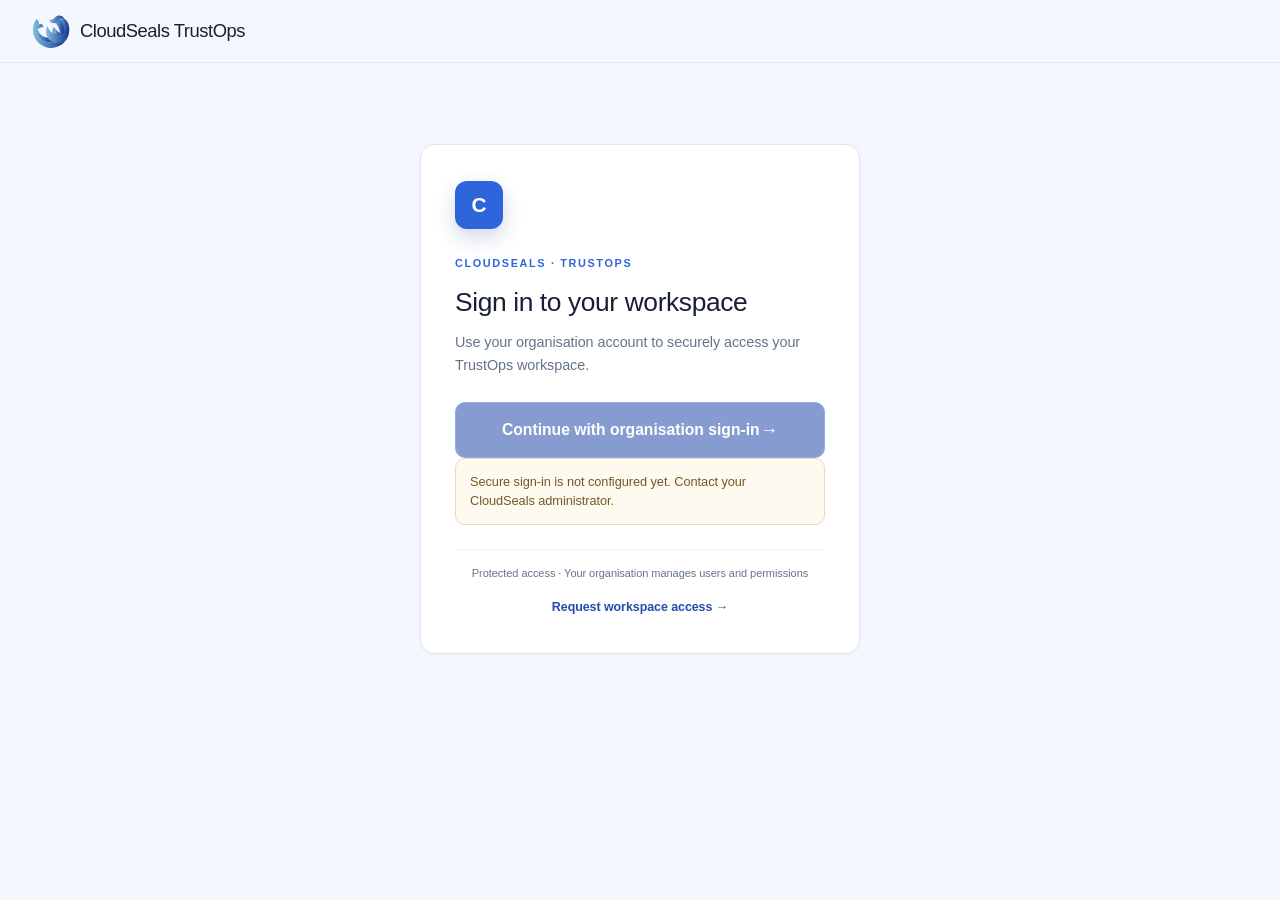
<file: apps/portal-web/index.html>
<!doctype html>
<html lang="en-GB">
<head>
<meta charset="utf-8">
<meta name="color-scheme" content="light">
<meta name="viewport" content="width=device-width, initial-scale=1">
<title>CloudSeals TrustOps</title>
<link rel="icon" type="image/svg+xml" href="images/logo.svg">
<link rel="stylesheet" href="styles.css?v=complisight-visual-language-2026-10-19">
<link rel="stylesheet" href="demo-studio.css?v=assessment-start-cta-2026-10-19">
<link rel="stylesheet" href="workspace.css?v=permission-checkbox-align-2026-10-22">
</head>
<body>
<a class="skip" href="#main">Skip to main content</a>
<header class="top">
  <div class="brand-lockup"><img src="images/logo.svg" alt="" aria-hidden="true"><h1>CloudSeals TrustOps</h1></div>
  <nav id="nav" aria-label="Primary"></nav>
  <div id="who" class="who"></div>
</header>
<section id="contextBar" class="context-bar" aria-label="Workspace context"></section>
<div id="live" class="sr" role="status" aria-live="polite"></div>
<div id="toast" class="toast" role="alert" hidden></div>
<main id="main" tabindex="-1"></main>
<script type="module" src="app.js?v=report-display-cleanup-2026-10-19"></script>
</body>
</html>
</file>
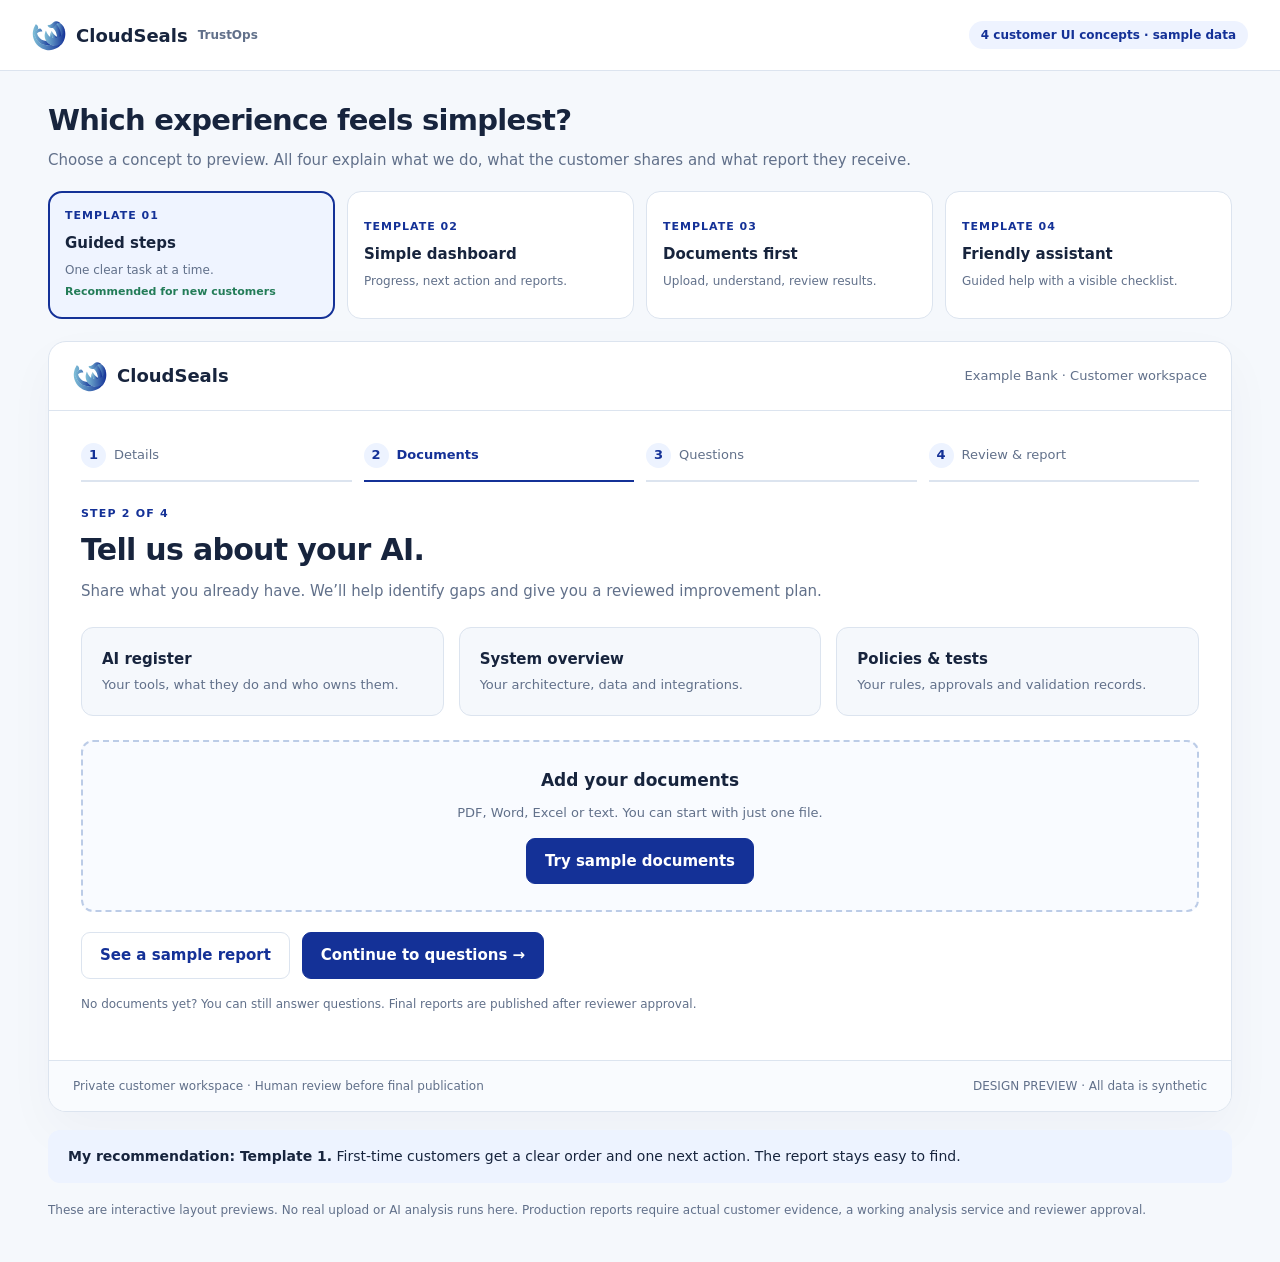
<file: apps/portal-web/design-options.html>
<!doctype html><html lang="en"><head><meta charset="utf-8"><meta name="viewport" content="width=device-width,initial-scale=1"><title>CloudSeals · Customer UI options</title><link rel="stylesheet" href="design-options.css"></head><body>
<header><div class="brand"><img src="images/logo.svg" alt="CloudSeals logo">CloudSeals <span class="tiny">TrustOps</span></div><span class="pill">4 customer UI concepts · sample data</span></header>
<main class="gallery"><h1>Which experience feels simplest?</h1><p class="intro">Choose a concept to preview. All four explain what we do, what the customer shares and what report they receive.</p>
<nav class="choices" aria-label="UI templates">
<button class="choice active" data-choice="1" aria-pressed="true"><div class="number">TEMPLATE 01</div><strong>Guided steps</strong><small>One clear task at a time.</small><span class="recommend">Recommended for new customers</span></button>
<button class="choice" data-choice="2" aria-pressed="false"><div class="number">TEMPLATE 02</div><strong>Simple dashboard</strong><small>Progress, next action and reports.</small></button>
<button class="choice" data-choice="3" aria-pressed="false"><div class="number">TEMPLATE 03</div><strong>Documents first</strong><small>Upload, understand, review results.</small></button>
<button class="choice" data-choice="4" aria-pressed="false"><div class="number">TEMPLATE 04</div><strong>Friendly assistant</strong><small>Guided help with a visible checklist.</small></button></nav>
<div class="preview"><div class="preview-top"><div class="brand"><img src="images/logo.svg" alt="">CloudSeals</div><span class="workspace">Example Bank · Customer workspace</span></div>
<section class="inside screen" id="screen-1"><div class="steps"><div class="step"><b>1</b>Details</div><div class="step on"><b>2</b>Documents</div><div class="step"><b>3</b>Questions</div><div class="step"><b>4</b>Review & report</div></div><div class="eyebrow">STEP 2 OF 4</div><h2>Tell us about your AI.</h2><p class="muted">Share what you already have. We’ll help identify gaps and give you a reviewed improvement plan.</p><div class="three"><div class="box tint"><strong>AI register</strong><p>Your tools, what they do and who owns them.</p></div><div class="box tint"><strong>System overview</strong><p>Your architecture, data and integrations.</p></div><div class="box tint"><strong>Policies & tests</strong><p>Your rules, approvals and validation records.</p></div></div><div class="upload"><h3>Add your documents</h3><p>PDF, Word, Excel or text. You can start with just one file.</p><button class="btn" data-action="sample">Try sample documents</button></div><div class="row"><button class="btn secondary" data-action="report">See a sample report</button><button class="btn" data-action="questions">Continue to questions →</button></div><p class="tiny" style="margin-top:16px">No documents yet? You can still answer questions. Final reports are published after reviewer approval.</p></section>
<section class="inside screen" id="screen-2" hidden><div class="hero"><div class="eyebrow">YOUR AI, UNDERSTOOD</div><h2>A clear view of your AI risks.<br>A practical plan to improve.</h2><p class="muted">Share your AI documents and answer a few questions. CloudSeals reviews the findings and publishes your report.</p><button class="btn" data-action="sample">Start with sample data</button></div><div class="three"><div class="box"><div class="eyebrow">DOCUMENTS</div><strong>2 sample files ready</strong><p>AI register and AI policy</p></div><div class="box"><div class="eyebrow">ASSESSMENT</div><strong>Next: answer questions</strong><p>Your answers save automatically.</p><div class="progress"><i></i></div></div><div class="box"><div class="eyebrow">REPORT</div><strong>Sample preview available</strong><p>Real final report follows review.</p></div></div><div class="split"><div class="box"><h3>Your next step</h3><p class="muted">Confirm who owns your AI and how decisions are reviewed.</p><button class="btn" data-action="questions">Continue assessment →</button></div><div class="box"><h3>Your reports</h3><p class="muted">Findings, evidence gaps and next actions.</p><button class="btn secondary" data-action="report">Open sample report</button></div></div></section>
<section class="inside screen" id="screen-3" hidden><div class="eyebrow">DOCUMENTS → INSIGHTS → REVIEWED REPORT</div><h2>Your documents are the starting point.</h2><p class="muted">We assess what your evidence shows, ask about missing details and prepare a reviewed improvement roadmap.</p><div class="split"><div><div class="upload"><h3>What can you share?</h3><p>AI lists, architecture, policies, model tests or audit records.</p><button class="btn" data-action="sample">Load sample documents</button></div><div class="box"><h3>Example document library</h3><div class="file"><div><strong>SAMPLE-ai-register.txt</strong><small>Credit scoring and customer chatbot</small></div><span class="check">Sample</span></div><div class="file"><div><strong>SAMPLE-ai-policy.txt</strong><small>Oversight and access rules</small></div><span class="check">Sample</span></div></div></div><aside class="report"><span class="tag">WHAT YOU RECEIVE</span><h3>Your assessment report</h3><p class="muted">A clear summary you can share with your team.</p><div class="file">Documented AI use cases</div><div class="file">Evidence and control gaps</div><div class="file">Reviewed maturity results</div><div class="file">Prioritised improvement actions</div><button class="btn" data-action="report">View sample report →</button><p class="tiny" style="margin-top:14px">Real results use your own evidence and require reviewer approval.</p></aside></div></section>
<section class="inside screen" id="screen-4" hidden><div class="eyebrow">LET’S TAKE IT STEP BY STEP</div><h2>You don’t need to be an AI expert.</h2><p class="muted">A guided assessment helps you share the right information and understand the outcome.</p><div class="chat"><div><div class="bubble"><strong>CloudSeals guide</strong><p style="margin:8px 0 0">First, tell us which AI system you want to assess. Then we’ll ask for documents you already have.</p></div><div class="reply">We use a credit-scoring model and a support chatbot.</div><div class="bubble" style="margin-top:18px"><strong>Great. Here’s what could help:</strong><p style="margin-top:8px">An AI register, system overview and relevant policies. Don’t worry if something is missing—we’ll identify what needs review.</p><button class="btn" data-action="sample">Show me sample documents</button></div><div class="fake-field">Ask about the process… <span class="tiny">(visual prototype)</span></div></div><aside class="box"><h3>Your assessment checklist</h3><div class="file"><span class="check">✓</span> System details</div><div class="file">2 · Share documents</div><div class="file">3 · Answer questions</div><div class="file">4 · CloudSeals review</div><div class="file">5 · Report & next actions</div><button class="btn secondary" data-action="report">See your sample outcome</button></aside></div></section>
<div class="footer"><span>Private customer workspace · Human review before final publication</span><span>DESIGN PREVIEW · All data is synthetic</span></div></div>
<section class="sample-report" id="sample-result" hidden aria-live="polite"></section>
<div class="note" id="concept-note"><strong>My recommendation: Template 1.</strong> First-time customers get a clear order and one next action. The report stays easy to find.</div>
<p class="tiny" style="margin-top:18px">These are interactive layout previews. No real upload or AI analysis runs here. Production reports require actual customer evidence, a working analysis service and reviewer approval.</p></main>
<script src="design-options.js"></script></body></html>
</file>
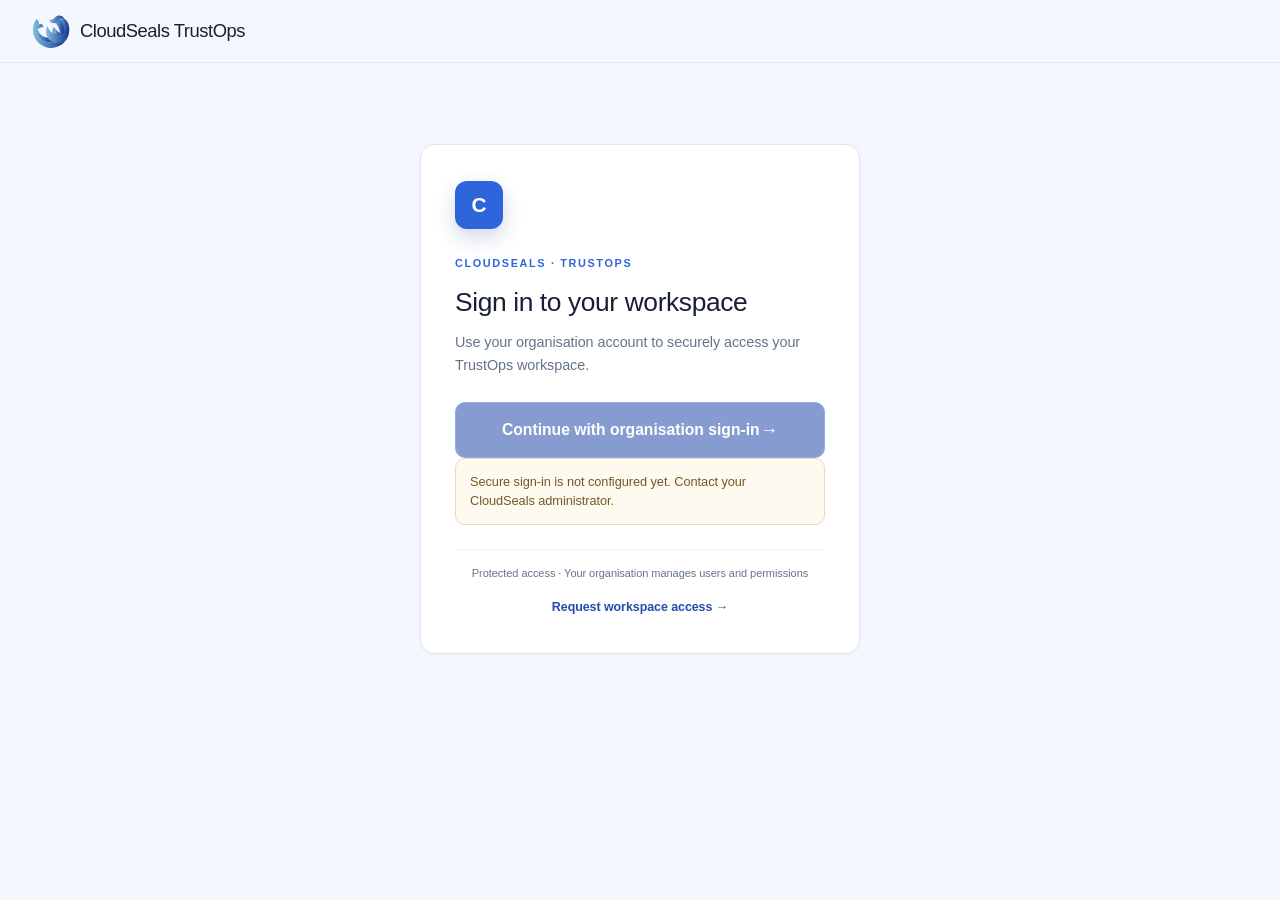
<file: apps/portal-web/sample-assessment-report.html>
<!doctype html>
<html lang="en"><head><meta charset="utf-8"><meta name="viewport" content="width=device-width,initial-scale=1">
<meta http-equiv="refresh" content="0;url=./#/reports"><title>CloudSeals TrustOps reports</title>
<link rel="icon" type="image/svg+xml" href="images/logo.svg">
<link rel="stylesheet" href="sample-assessment-report.css"></head><body><main>
<h1>Your assessment reports</h1><p>Open your workspace to view reports published from your assessment answers and evidence.</p>
<a href="./#/reports">Open your reports</a></main></body></html>
</file>
<file: apps/portal-web/styles.css>
:root{--brand-blue:#2f65db;--brand-blue-dark:#244caa;--brand-sky:#7ebed7;--brand-tint:#eff4ff;color-scheme:light;--bg:#f7f9fc;--fg:#172033;--mut:#65748a;--card:#ffffff;--bd:#e2e8f0;--ac:var(--brand-blue);--acfg:#ffffff;--ok:#22a06b;--warn:#c67a19;--bad:#dc4c4c;--serif:ui-serif,"Iowan Old Style","Palatino Linotype",Georgia,"Times New Roman",serif;--sans:Inter,ui-sans-serif,-apple-system,BlinkMacSystemFont,"Segoe UI",Roboto,sans-serif}
*{box-sizing:border-box}
body{margin:0;font:16px/1.5 system-ui,sans-serif;background:var(--bg);color:var(--fg)}
.skip{position:absolute;left:-999px}.skip:focus{left:8px;top:8px;background:var(--card);padding:8px;z-index:9}
.sr{position:absolute;width:1px;height:1px;overflow:hidden;clip:rect(0 0 0 0)}
.top{display:flex;flex-wrap:wrap;gap:12px;align-items:center;padding:12px 16px;background:var(--card);border-bottom:1px solid var(--bd)}
.brand-lockup{display:flex;align-items:center;gap:10px}.brand-lockup img{width:38px;height:38px;object-fit:contain}.top h1{font-size:1.1rem;margin:0}.sub{color:var(--mut);font-weight:400}
nav{display:flex;gap:6px;flex-wrap:wrap}.who{margin-left:auto;color:var(--mut);font-size:.9rem}
main{max-width:1100px;margin:0 auto;padding:16px}
main:focus{outline:none}
h2{margin:.2rem 0 1rem}h3{margin:1.2rem 0 .5rem}
.card{background:var(--card);border:1px solid var(--bd);border-radius:8px;padding:16px;margin-bottom:16px}
.grid{display:grid;gap:16px;grid-template-columns:repeat(auto-fit,minmax(220px,1fr))}
.metric{font-size:2rem;font-weight:700}
button,.btn,select,input,textarea{font:inherit;color:inherit}
button,.btn{background:var(--ac);color:var(--acfg);border:0;border-radius:6px;padding:10px 14px;min-height:44px;cursor:pointer;text-decoration:none;display:inline-block}
button.secondary{background:transparent;color:var(--ac);border:1px solid var(--ac)}
button.danger{background:var(--bad);color:#ffffff}
button:disabled{opacity:.5;cursor:not-allowed}
:focus-visible{outline:3px solid var(--ac);outline-offset:2px}
input,select,textarea{width:100%;background:var(--bg);border:1px solid var(--bd);border-radius:6px;padding:10px;min-height:44px}
label{display:block;font-weight:600;margin:12px 0 4px}
.help{color:var(--mut);font-size:.9rem;margin:2px 0 4px}
fieldset{border:1px solid var(--bd);border-radius:6px;margin:12px 0}
fieldset label{font-weight:400;display:flex;gap:8px;align-items:center;margin:4px 0;min-height:32px}
fieldset input{width:auto;min-height:0}
.row{display:flex;gap:8px;flex-wrap:wrap;align-items:center}
.tag{display:inline-block;border:1px solid var(--bd);border-radius:12px;padding:0 8px;font-size:.8rem;color:var(--mut)}
.tag.high,.tag.critical{color:var(--bad);border-color:var(--bad)}.tag.medium{color:var(--warn);border-color:var(--warn)}.tag.ok{color:var(--ok);border-color:var(--ok)}
table{width:100%;border-collapse:collapse}th,td{text-align:left;padding:8px;border-bottom:1px solid var(--bd);vertical-align:top}
progress{width:100%;height:14px}
.layout{display:grid;grid-template-columns:260px 1fr;gap:16px}
@media (max-width:760px){.layout{grid-template-columns:1fr}.top{padding:10px 16px}}
.sections button{display:block;width:100%;text-align:left;margin-bottom:6px;background:transparent;color:var(--fg);border:1px solid var(--bd)}
.sections button[aria-current=true]{border-color:var(--ac);background:var(--card);font-weight:700}
.toast{position:fixed;right:16px;bottom:16px;background:var(--card);border:2px solid var(--ac);border-radius:8px;padding:12px 16px;max-width:90vw;z-index:10}
.toast.err{border-color:var(--bad)}
.banner{border:2px solid var(--bad);color:var(--bad);padding:8px 12px;border-radius:6px;margin-bottom:12px;font-weight:700}
.sandbox-banner{border-color:var(--warn);color:var(--warn)}
.agent-grid{grid-template-columns:repeat(auto-fit,minmax(260px,1fr))}
.agent-card h3{margin:.2rem 0;font-size:1.05rem;text-transform:capitalize}
.run-list{display:grid;gap:8px;grid-template-columns:repeat(auto-fit,minmax(220px,1fr))}
.run-item{text-align:left;white-space:normal;overflow-wrap:anywhere}
pre{padding:12px;border:1px solid var(--bd);border-radius:6px;overflow:auto;background:var(--bg)}
.table-wrap{overflow-x:auto}
.trace-table{table-layout:fixed;min-width:780px}
.trace-table th:nth-child(1){width:22%}
.trace-table th:nth-child(2){width:18%}
.trace-table th:nth-child(3){width:22%}
.trace-table th:nth-child(4){width:38%}
.trace-table td{overflow-wrap:anywhere}
.trace-table th:first-child,.trace-table td:first-child,.trace-table td:nth-child(2){white-space:nowrap}
@media (prefers-reduced-motion:reduce){*{transition:none!important;animation:none!important}}
main{overflow-wrap:anywhere}
.card{overflow-x:auto}
@media (max-width:760px){th,td{padding:6px 4px;font-size:.9rem}}

/* TrustOps operations workspace */
.trustops-page{--to-ink:#17243d;--to-muted:#52647e;--to-border:#e4ecf5;--to-teal:var(--brand-blue-dark);display:flex;flex-direction:column;gap:20px;color:var(--to-ink)}
.trustops-hero{display:flex;justify-content:space-between;align-items:flex-end;gap:24px;padding:28px 32px;border-radius:16px;color:var(--brand-tint);background:radial-gradient(ellipse at 85% 0%,rgba(126,190,215,.25),transparent 40%),linear-gradient(118deg,var(--brand-blue-dark) 0%,var(--brand-blue-dark) 62%,var(--brand-blue-dark) 100%);box-shadow:0 12px 30px rgba(20,49,151,.13)}
.trustops-hero h2{font-size:2rem;letter-spacing:-.035em;margin:7px 0 3px}.trustops-hero p{color:#d9e4f0;margin:0}.trustops-hero .eyebrow{color:#c6e5f1}.eyebrow{display:block;font-size:.7rem;letter-spacing:.13em;font-weight:800;color:#52647e}
.hero-badges{display:flex;align-items:center;justify-content:flex-end;gap:8px;flex-wrap:wrap}.environment-pill,.pack-pill{padding:8px 11px;border:1px solid rgba(220,236,245,.25);border-radius:999px;font-size:.75rem;font-weight:700;letter-spacing:.04em;white-space:nowrap}.environment-pill{color:#c6e5f1;background:rgba(16,36,95,.27)}.pack-pill{color:#dcecf5}
.runtime-notice{display:flex;align-items:center;gap:12px;padding:12px 16px;border:1px solid #e7cd9d;border-radius:12px;background:#fff9ed;color:#644918}.runtime-notice p{margin:0;font-size:.9rem}.notice-mark{width:23px;height:23px;flex:none;display:grid;place-items:center;border:1px solid currentColor;border-radius:50%;font-weight:800;font-size:.8rem}.notice-unavailable{border-color:#e9bcc0;background:#fff3f3;color:#8b303a}
.metric-grid{display:grid;grid-template-columns:repeat(4,minmax(0,1fr));gap:12px}.metric-card{display:grid;grid-template-columns:42px 1fr;grid-template-rows:auto auto;align-items:center;column-gap:12px;padding:16px 18px;border:1px solid var(--to-border);border-radius:13px;background:#ffffff;box-shadow:0 3px 10px rgba(23,36,61,.035)}.metric-icon{grid-row:1/3;width:40px;height:40px;display:grid;place-items:center;border-radius:12px;background:var(--brand-tint);color:var(--to-teal);font-size:1.1rem;font-weight:800}.metric-value{font-size:1.4rem;font-weight:750;line-height:1.1}.metric-label{font-size:.78rem;color:var(--to-muted);margin-top:4px}
.agent-section{padding:2px 0}.section-heading{display:flex;justify-content:space-between;align-items:flex-end;gap:16px;margin-bottom:13px}.section-heading h3{margin:4px 0 0;font-size:1.18rem;letter-spacing:-.02em}.section-count{color:#52647e;font-size:.78rem;font-weight:700;letter-spacing:.05em;white-space:nowrap}.agent-grid{display:grid;grid-template-columns:repeat(3,minmax(0,1fr));gap:12px}.agent-card{min-width:0;padding:17px 18px 16px;border:1px solid var(--to-border);border-radius:13px;background:#ffffff;box-shadow:0 3px 10px rgba(23,36,61,.035);transition:transform .16s ease,box-shadow .16s ease}.agent-card:hover{transform:translateY(-2px);box-shadow:0 10px 20px rgba(23,36,61,.08)}.agent-card-top{display:flex;justify-content:space-between;align-items:center;margin-bottom:11px}.agent-index{display:grid;place-items:center;width:31px;height:29px;border-radius:9px;background:var(--brand-tint);color:var(--to-teal);font-size:.76rem;font-weight:800}.agent-version{color:#64748b;font-size:.7rem;font-weight:650}.agent-card h3{margin:0 0 5px;font-size:1rem;text-transform:capitalize;letter-spacing:-.01em}.agent-purpose{margin:0 0 14px;color:#52647e;font-size:.85rem;min-height:2.5em}.permission-list{display:flex;gap:5px;flex-wrap:wrap}.permission-chip{padding:4px 7px;border:1px solid #dcecf5;border-radius:6px;background:#edf3fa;color:var(--brand-blue-dark);font-size:.64rem;font-weight:750;letter-spacing:.035em}
.workbench-grid{display:grid;grid-template-columns:minmax(0,1.5fr) minmax(260px,.8fr);gap:14px;align-items:stretch}.workbench-card{min-width:0;padding:20px;border:1px solid var(--to-border);border-radius:14px;background:#ffffff;box-shadow:0 4px 14px rgba(23,36,61,.04)}.workbench-card .section-heading{align-items:center;margin-bottom:5px}.workbench-card .section-heading h3{font-size:1.12rem}.workbench-description{margin:8px 0 12px;color:var(--to-muted);font-size:.86rem}.sample-pill{padding:6px 9px;border-radius:999px;background:#edf3fa;color:var(--brand-blue-dark);font-size:.68rem;font-weight:750;white-space:nowrap}.run-composer label{margin:10px 0 6px;font-size:.77rem;color:#52647e}.run-composer #trustops-input{min-height:310px;padding:15px;border-color:#17243d;border-radius:10px;background:#10245f;color:#dcecf5;font: .78rem/1.58 ui-monospace,SFMono-Regular,Menlo,monospace;tab-size:2;resize:vertical}.composer-footer{display:flex;justify-content:space-between;align-items:center;gap:12px;margin-top:13px}.composer-footer .help{font-size:.73rem}.primary-action{display:flex;align-items:center;gap:12px;padding:10px 15px;background:var(--brand-blue-dark);color:#ffffff;font-size:.85rem;font-weight:750;box-shadow:0 4px 10px rgba(20,49,151,.18)}.primary-action:hover{background:var(--brand-blue-dark)}.history-card{display:flex;flex-direction:column}.history-card .section-heading{align-items:flex-start}.run-list{display:flex;flex-direction:column;gap:8px;overflow:auto;max-height:405px;margin-top:12px}.run-item{display:flex;align-items:center;justify-content:space-between;gap:10px;width:100%;padding:12px;border:1px solid #edf3fa;border-radius:10px;background:#ffffff;color:var(--to-ink);text-align:left;cursor:pointer;transition:border-color .15s,background .15s}.run-item:hover{border-color:#7ebed7;background:#edf3fa}.run-item-main{display:flex;flex-direction:column;gap:3px;min-width:0}.run-item-main strong{overflow:hidden;text-overflow:ellipsis;font-size:.79rem}.run-item-main .help{font-size:.73rem}.status-pill{display:inline-flex;align-items:center;gap:6px;padding:5px 8px;border:1px solid #dcecf5;border-radius:999px;background:#f5f8fc;color:#52647e;font-size:.66rem;font-weight:750;white-space:nowrap}.status-success{border-color:#d9e4f0;background:#edf3fa;color:#28734d}.status-danger{border-color:#f0c9cb;background:#fff2f2;color:#a33b42}.status-neutral{border-color:#e4ecf5;background:#f5f8fc;color:#33445f}.empty-state{padding:16px;border:1px dashed #d9e4f0;border-radius:10px;color:var(--to-muted);font-size:.82rem}
.run-detail{padding:23px;border:1px solid var(--to-border);border-radius:14px;background:#ffffff;box-shadow:0 4px 16px rgba(23,36,61,.045)}.run-detail-heading{display:flex;justify-content:space-between;align-items:flex-start;gap:16px;padding-bottom:16px;border-bottom:1px solid #edf3fa}.run-detail-heading h3{margin:4px 0;font-size:1.3rem;letter-spacing:-.025em}.run-detail-heading .help{margin:0}.decision-summary{display:grid;grid-template-columns:1fr 1fr 2fr;gap:10px;margin:15px 0 21px}.decision-summary>div{display:flex;flex-direction:column;gap:4px;min-width:0;padding:12px;border:1px solid #edf3fa;border-radius:10px;background:#ffffff}.summary-label{color:var(--to-muted);font-size:.67rem;font-weight:700;text-transform:uppercase;letter-spacing:.06em}.decision-summary strong{font-size:.95rem}.decision-summary code{overflow-wrap:anywhere;font-size:.69rem;color:#33445f}.decision-allow{color:#24784d}.decision-escalate{color:#ad6330}.run-detail .section-heading{margin:20px 0 9px}.run-detail .section-heading h3{font-size:1rem}.trace-table{min-width:740px;table-layout:fixed}.trace-table th:nth-child(1){width:28%}.trace-table th:nth-child(2){width:18%}.trace-table th:nth-child(3){width:20%}.trace-table th:nth-child(4){width:34%}.trace-table th{padding:9px 8px;background:#f5f8fc;color:#52647e;font-size:.67rem;text-transform:uppercase;letter-spacing:.06em}.trace-table td{padding:11px 8px;border-bottom:1px solid #edf3fa;color:#33445f;font-size:.76rem;overflow-wrap:anywhere}.trace-table tbody tr:last-child td{border-bottom:0}.trace-table th:first-child,.trace-table td:first-child,.trace-table td:nth-child(2){white-space:nowrap}.trace-table td:first-child{font-family:ui-monospace,SFMono-Regular,Menlo,monospace;font-size:.72rem;color:#17243d}.proposal-panel{margin-top:18px;padding-top:5px;border-top:1px solid #edf3fa}.proposal-panel pre,.run-detail pre{margin:8px 0 0;padding:14px;border:1px solid #17243d;border-radius:10px;background:#10245f;color:#dcecf5;font:.76rem/1.55 ui-monospace,SFMono-Regular,Menlo,monospace;overflow:auto}.run-detail>.card{margin-top:15px;border-color:#edf3fa;border-radius:10px;box-shadow:none}.run-detail>.card h3{margin-top:0}.run-detail>.card .row{margin-top:10px}
@media(max-width:900px){.trustops-hero{align-items:flex-start;flex-direction:column}.hero-badges{justify-content:flex-start}.agent-grid{grid-template-columns:repeat(2,minmax(0,1fr))}.workbench-grid{grid-template-columns:1fr}.run-list{max-height:260px}}
@media(max-width:620px){.trustops-page{gap:15px}.trustops-hero{padding:22px 20px}.trustops-hero h2{font-size:1.65rem}.metric-grid{grid-template-columns:repeat(2,minmax(0,1fr));gap:8px}.metric-card{padding:12px;grid-template-columns:34px 1fr;column-gap:9px}.metric-icon{width:33px;height:33px}.agent-grid{grid-template-columns:1fr}.agent-card{padding:15px}.workbench-card,.run-detail{padding:15px}.run-composer #trustops-input{min-height:280px}.composer-footer{align-items:flex-start;flex-direction:column}.decision-summary{grid-template-columns:1fr 1fr}.decision-summary>div:last-child{grid-column:1/-1}.run-detail-heading{align-items:flex-start;flex-direction:column}.section-heading{align-items:flex-start}.section-count{align-self:flex-end}}
@media(prefers-reduced-motion:reduce){.agent-card,.run-item{transition:none}}
.trustops-flow{padding:20px 22px;border:1px solid #c6e5f1;border-radius:15px;background:linear-gradient(115deg,var(--brand-tint),var(--brand-tint) 56%,#edf3fa);box-shadow:0 8px 24px rgba(20,49,151,.06)}.trustops-flow[hidden]{display:none}.flow-heading{display:flex;justify-content:space-between;align-items:center;gap:18px}.flow-heading h3{margin:4px 0;font-size:1.12rem;letter-spacing:-.02em}.flow-heading p{margin:0;color:#52647e;font-size:.84rem}.flow-live-pill{display:inline-flex;align-items:center;gap:8px;padding:7px 10px;border:1px solid #c6e5f1;border-radius:999px;background:#ffffff;color:var(--brand-blue-dark);font-size:.68rem;font-weight:800;letter-spacing:.06em;white-space:nowrap}.flow-live-dot{width:8px;height:8px;border-radius:50%;background:#17a477;box-shadow:0 0 0 0 rgba(23,164,119,.45);animation:flow-pulse 1.5s infinite}.flow-track{display:grid;grid-template-columns:repeat(6,minmax(0,1fr));gap:8px;margin:20px 0 11px}.flow-step{position:relative;display:flex;flex-direction:column;align-items:center;gap:8px;min-width:0;color:#52647e;text-align:center}.flow-node{position:relative;z-index:1;display:grid;place-items:center;width:34px;height:34px;border:1px solid #c6e5f1;border-radius:11px;background:#ffffff;color:var(--brand-blue-dark);font-size:.69rem;font-weight:850;box-shadow:0 2px 7px rgba(20,49,151,.06)}.flow-step:not(:first-child)::before{content:"";position:absolute;z-index:0;top:17px;left:calc(-50% + 17px);width:calc(100% - 34px);height:2px;background:linear-gradient(90deg,#c6e5f1 0%,var(--brand-blue) 48%,#c6e5f1 100%);background-size:220% 100%;animation:flow-sweep 1.8s linear infinite}.flow-step-name{overflow:hidden;max-width:100%;font-size:.71rem;font-weight:700;text-overflow:ellipsis;white-space:nowrap}.is-running .flow-node{border-color:#7ebed7;box-shadow:0 0 0 4px rgba(20,49,151,.1)}.is-running .flow-step:nth-child(2) .flow-node{animation:flow-node-pulse 1.8s .15s infinite}.is-running .flow-step:nth-child(3) .flow-node{animation:flow-node-pulse 1.8s .3s infinite}.is-running .flow-step:nth-child(4) .flow-node{animation:flow-node-pulse 1.8s .45s infinite}.is-running .flow-step:nth-child(5) .flow-node{animation:flow-node-pulse 1.8s .6s infinite}.is-running .flow-step:nth-child(6) .flow-node{animation:flow-node-pulse 1.8s .75s infinite}.flow-progress{height:3px;overflow:hidden;border-radius:9px;background:#dcecf5}.flow-progress span{display:block;width:35%;height:100%;border-radius:9px;background:linear-gradient(90deg,var(--brand-blue),#1ab28e);animation:flow-progress 1.7s ease-in-out infinite}.flow-footnote{margin:9px 0 0;color:#52647e;font-size:.73rem}.is-error{border-color:#e6c8ca;background:#ffffff}.is-error .flow-heading .eyebrow{color:#a84951}.button-running{opacity:.82;cursor:wait}.button-spinner{width:13px;height:13px;margin-left:8px;border:2px solid rgba(255,255,255,.45);border-top-color:#ffffff;border-radius:50%;animation:flow-spin .75s linear infinite}@keyframes flow-pulse{50%{box-shadow:0 0 0 6px rgba(23,164,119,0)}}@keyframes flow-node-pulse{50%{transform:translateY(-2px);box-shadow:0 0 0 6px rgba(20,49,151,.08)}}@keyframes flow-sweep{to{background-position:-220% 0}}@keyframes flow-progress{0%{transform:translateX(-110%)}100%{transform:translateX(310%)}}@keyframes flow-spin{to{transform:rotate(360deg)}}
.is-ready .flow-live-pill{border-color:#dcecf5;color:#52647e}.flow-ready-mark{display:grid;place-items:center;width:15px;height:15px;border-radius:50%;background:var(--brand-tint);color:var(--brand-blue);font-size:.65rem}.is-ready .flow-step:not(:first-child)::before{background:#c6e5f1;animation:none}.is-ready .flow-progress span{width:100%;background:#c6e5f1;animation:none}.is-ready .flow-node{border-color:#dcecf5;box-shadow:none}
@media(max-width:620px){.trustops-flow{padding:16px}.flow-heading{align-items:flex-start}.flow-heading .flow-live-pill{font-size:.58rem;padding:6px 8px}.flow-track{gap:3px}.flow-node{width:30px;height:30px;border-radius:9px}.flow-step:not(:first-child)::before{top:15px;left:calc(-50% + 15px);width:calc(100% - 30px)}.flow-step-name{font-size:.61rem}}
@media(prefers-reduced-motion:reduce){.flow-live-dot,.flow-step:not(:first-child)::before,.flow-node,.flow-progress span,.button-spinner{animation:none!important}.flow-progress span{width:100%;transform:none}}
.trustops-page{padding:18px;border:1px solid rgba(198,212,229,.22);border-radius:20px;background:#f5f8fc;color:#17243d;box-shadow:0 18px 48px rgba(0,0,0,.14)}.trustops-page .section-heading h3{color:#17243d}.trustops-page .section-count{color:#52647e}.trustops-page .agent-section{padding-top:3px}.trustops-page .workbench-grid{align-items:start}.trustops-page .run-composer #trustops-input{min-height:205px}
.trustops-page .trustops-flow{position:relative;overflow:hidden;padding:23px 25px 18px;border:1px solid var(--brand-blue-dark);border-radius:17px;background:radial-gradient(ellipse at 82% 12%,rgba(20,49,151,.2),transparent 32%),linear-gradient(118deg,var(--brand-blue-dark) 0%,var(--brand-blue-dark) 58%,var(--brand-blue-dark) 100%);box-shadow:0 15px 35px rgba(20,49,151,.2)}.trustops-page .flow-heading h3{color:#f5f8fc;font-size:1.25rem}.trustops-page .flow-heading p{max-width:680px;color:#d9e4f0}.trustops-page .flow-heading .eyebrow{color:#7ebed7}.trustops-page .flow-live-pill{border-color:rgba(135,218,200,.3);background:rgba(255,255,255,.08);color:#7ebed7}.trustops-page .flow-idle-pill{color:#d9e4f0}.trustops-page .flow-ready-mark{background:rgba(91,188,158,.18);color:#7ebed7}.trustops-page .flow-track{gap:0;margin:25px 0 13px}.trustops-page .flow-step{gap:9px;color:#d9e4f0}.trustops-page .flow-node{width:42px;height:42px;border:1px solid rgba(117,209,190,.48);border-radius:13px;background:linear-gradient(145deg,rgba(20,49,151,.32),rgba(20,49,151,.86));color:#7ebed7;font-size:.72rem;box-shadow:0 4px 15px rgba(16,36,95,.2)}.trustops-page .flow-step:not(:first-child)::before{top:21px;left:calc(-50% + 21px);width:calc(100% - 42px);height:2px;background:linear-gradient(90deg,rgba(126,190,215,.5),var(--brand-sky),rgba(126,190,215,.5));background-size:220% 100%;box-shadow:0 0 10px rgba(54,213,174,.32)}.trustops-page .flow-step-name{color:#dcecf5;font-size:.74rem}.trustops-page .flow-progress{background:rgba(198,229,241,.14)}.trustops-page .flow-progress span{background:linear-gradient(90deg,var(--brand-sky),var(--brand-sky));box-shadow:0 0 14px rgba(65,224,176,.5)}.trustops-page .flow-footnote{color:#7ebed7}.trustops-page .is-ready .flow-node{border-color:rgba(117,209,190,.38);box-shadow:0 2px 10px rgba(16,36,95,.15)}.trustops-page .is-ready .flow-step:not(:first-child)::before{background:rgba(126,190,215,.38);box-shadow:none}.trustops-page .is-ready .flow-progress{background:rgba(198,229,241,.11)}.trustops-page .is-ready .flow-progress span{background:rgba(126,190,215,.38);box-shadow:none}.trustops-page .is-running .flow-node{border-color:var(--brand-sky);box-shadow:0 0 0 5px rgba(48,208,166,.12),0 0 18px rgba(48,208,166,.26)}.trustops-page .is-error{border-color:#774b59;background:radial-gradient(ellipse at 82% 12%,rgba(220,80,108,.14),transparent 32%),linear-gradient(118deg,#17243d,#3d2932)}.trustops-page .is-error .flow-heading h3{color:#ffffff}.trustops-page .is-error .flow-heading .eyebrow{color:#ffb3bb}
@media(max-width:760px){.trustops-page{padding:12px;border-radius:14px}.trustops-page .trustops-flow{padding:18px 15px 15px}.trustops-page .flow-track{gap:2px;margin:19px 0 11px}.trustops-page .flow-node{width:34px;height:34px;border-radius:11px}.trustops-page .flow-step:not(:first-child)::before{top:17px;left:calc(-50% + 17px);width:calc(100% - 34px)}.trustops-page .flow-step-name{font-size:.64rem}.trustops-page .flow-heading h3{font-size:1.08rem}}
@media(max-width:420px){.trustops-page{padding:9px}.trustops-page .flow-track{grid-template-columns:repeat(3,minmax(0,1fr));row-gap:14px}.trustops-page .flow-step:nth-child(4)::before{display:none}}
.trustops-page .run-composer{padding:20px 22px}.trustops-page .run-composer .workbench-description{margin-bottom:17px}.workflow-input-section{padding:13px 0 15px;border-top:1px solid #edf3fa}.workflow-section-title{display:flex;justify-content:space-between;align-items:center;gap:10px;margin-bottom:12px}.workflow-section-title>div{display:flex;align-items:center;gap:9px}.workflow-section-title h4{margin:0;color:#17243d;font-size:.9rem}.form-step{display:grid;place-items:center;width:26px;height:26px;border:1px solid #dcecf5;border-radius:8px;background:#edf3fa;color:var(--brand-blue-dark);font-size:.67rem;font-weight:800}.form-section-hint{color:#64748b;font-size:.7rem}.workflow-field-grid{display:grid;grid-template-columns:repeat(2,minmax(0,1fr));gap:10px 12px}.workflow-field{min-width:0}.workflow-field label{display:block;margin:0 0 5px;color:#52647e;font-size:.72rem;font-weight:700}.workflow-field input{width:100%;min-height:42px;padding:9px 11px;border:1px solid #e4ecf5;border-radius:8px;background:#ffffff;color:#17243d;font-size:.84rem;box-shadow:0 1px 2px rgba(23,36,61,.025)}.workflow-field input:focus{border-color:var(--brand-blue);outline:3px solid rgba(20,49,151,.12)}.remittance-field{max-width:calc(50% - 6px);margin-top:11px}.invoice-candidate-list{display:grid;gap:9px}.invoice-candidate{display:grid;grid-template-columns:1.15fr .9fr .62fr 1.2fr;gap:9px;align-items:end;padding:12px;border:1px solid #edf3fa;border-radius:11px;background:var(--brand-tint)}.invoice-candidate-heading{grid-column:1/-1;display:flex;justify-content:space-between;align-items:center;margin-bottom:-2px}.invoice-candidate-number{color:#52647e;font-size:.72rem;font-weight:750}.remove-candidate{min-height:30px;padding:3px 7px;border:0;background:transparent;color:#52647e;font-size:.68rem}.remove-candidate:hover{background:#fff0f0;color:#a33b42}.add-candidate{display:inline-flex;align-items:center;min-height:37px;margin-top:10px;padding:7px 10px;border-color:#c6e5f1!important;border-radius:8px!important;color:var(--brand-blue-dark)!important;font-size:.76rem;font-weight:700}.add-candidate:hover{background:#edf3fa}.trustops-page .run-composer .composer-footer{padding-top:12px;border-top:1px solid #edf3fa}.trustops-page .composer-footer>.help{max-width:60%}
.allocation-summary{margin-top:9px;padding:16px;border:1px solid #dcecf5;border-radius:12px;background:linear-gradient(135deg,#edf3fa,var(--brand-tint))}.allocation-summary-intro{display:flex;align-items:center;gap:10px}.allocation-summary-intro>div{display:grid;gap:3px}.allocation-summary-intro>div strong{color:#17243d;font-size:.88rem}.allocation-summary-intro .help{margin:0;font-size:.74rem}.allocation-check{display:grid;place-items:center;flex:0 0 34px;width:34px;height:34px;border:1px solid #d9e4f0;border-radius:10px;background:#edf3fa;color:#28784e;font-size:1rem;font-weight:800}.allocation-details{display:grid;grid-template-columns:repeat(3,minmax(0,1fr));gap:9px;margin-top:14px;padding-top:13px;border-top:1px solid #e4ecf5}.allocation-details>div{display:grid;gap:5px;min-width:0}.allocation-details strong{overflow-wrap:anywhere;color:#17243d;font-size:.83rem}
@media(max-width:760px){.invoice-candidate{grid-template-columns:repeat(2,minmax(0,1fr))}.remittance-field{max-width:calc(50% - 6px)}}
@media(max-width:440px){.workflow-field-grid{grid-template-columns:1fr}.invoice-candidate{grid-template-columns:1fr 1fr}.remittance-field{max-width:none}.workflow-section-title{align-items:flex-start}.form-section-hint{max-width:115px;text-align:right}}
.login-card{position:relative;max-width:500px;margin:clamp(32px,9vh,100px) auto;padding:38px;border:1px solid #dcecf5;border-radius:20px;background:linear-gradient(155deg,#ffffff 0%,var(--brand-tint) 100%);box-shadow:0 24px 65px rgba(23,36,61,.12)}.login-mark{display:grid;place-items:center;width:48px;height:48px;margin-bottom:23px;border-radius:15px;background:linear-gradient(140deg,#17243d,var(--brand-blue-dark));color:#e4ecf5;font-size:1.3rem;font-weight:850;box-shadow:0 8px 20px rgba(20,49,151,.2)}.login-eyebrow{color:var(--brand-blue-dark);font-size:.68rem;font-weight:800;letter-spacing:.15em}.login-card h2{margin:8px 0;color:#17243d;font-size:1.65rem;letter-spacing:-.04em}.login-copy{margin:0 0 25px;color:#52647e;font-size:.9rem;line-height:1.6}.login-action{display:flex;align-items:center;justify-content:space-between;width:100%;padding:13px 15px;border-radius:10px;background:linear-gradient(100deg,var(--brand-blue-dark),var(--brand-blue-dark));font-size:.88rem;font-weight:750}.login-action span{font-size:1.15rem}.login-action:disabled{opacity:.55}.login-notice{display:grid;gap:4px;margin:0;padding:13px 14px;border:1px solid #eadcb5;border-radius:10px;background:#fffaf0;color:#755826;font-size:.8rem;line-height:1.5}.login-notice strong{font-size:.82rem}.login-footnote{margin:24px 0 0;padding-top:15px;border-top:1px solid var(--brand-tint);color:#64748b;font-size:.69rem;text-align:center}
.top{gap:10px}.top nav{flex:1;justify-content:center;align-items:center;gap:4px}.module-menu-link,.module-menu-group>summary{display:inline-flex;align-items:center;gap:7px;min-height:37px;padding:7px 10px;border:1px solid transparent;border-radius:8px;background:transparent;color:#33445f;font-size:.77rem;font-weight:700;text-decoration:none;white-space:nowrap;cursor:pointer}.module-menu-link:hover,.module-menu-group>summary:hover{border-color:#dcecf5;background:var(--brand-tint);color:var(--brand-blue-dark)}.module-menu-link[aria-current="page"]{border-color:#c6e5f1;background:var(--brand-tint);color:var(--brand-blue-dark)}.module-menu-group{position:relative}.module-menu-group>summary{list-style:none}.module-menu-group>summary::-webkit-details-marker{display:none}.module-menu-group>summary span{font-size:.8rem}.module-menu-popover{position:absolute;z-index:20;top:calc(100% + 6px);left:0;display:grid;min-width:210px;max-height:min(70vh,560px);overflow:auto;padding:6px;border:1px solid #dcecf5;border-radius:11px;background:#ffffff;box-shadow:0 14px 36px rgba(23,36,61,.16)}.module-menu-popover .module-menu-link{justify-content:flex-start;border-radius:7px}.context-bar{display:flex;align-items:center;gap:0;min-height:56px;padding:8px max(20px,calc((100vw - 1320px)/2));border-bottom:1px solid #edf3fa;background:#ffffff;color:#17243d}.context-bar>span{display:grid;gap:1px;min-width:0;padding:0 16px;border-right:1px solid #edf3fa;font-size:.75rem;font-weight:650;white-space:nowrap}.context-bar>span:first-child{padding-left:0}.context-bar>span:last-child{border-right:0}.context-bar small{color:#64748b;font-size:.58rem;font-weight:800;letter-spacing:.1em}.module-page{max-width:1320px;margin:0 auto;padding:25px 24px 50px}.module-page-heading{margin-bottom:21px}.module-page-heading .eyebrow{color:var(--brand-blue-dark)}.module-page-heading h2{margin:5px 0 3px;color:#17243d;font-size:1.75rem;letter-spacing:-.04em}.module-page-heading p{margin:0;color:#52647e;font-size:.88rem}.module-metrics{display:grid;grid-template-columns:repeat(4,minmax(0,1fr));gap:12px;margin-bottom:17px}.module-metrics article{display:flex;flex-direction:column;gap:4px;padding:16px 18px;border:1px solid #edf3fa;border-radius:12px;background:#ffffff;box-shadow:0 3px 12px rgba(23,36,61,.035)}.module-metrics article span{color:#52647e;font-size:.72rem;font-weight:650}.module-metrics article strong{color:#17243d;font-size:1.42rem;line-height:1.15}.module-card-grid{display:grid;grid-template-columns:repeat(3,minmax(0,1fr));gap:13px;margin-bottom:17px}.module-card{position:relative;display:flex;flex-direction:column;min-height:160px;padding:17px 18px;border:1px solid #dcecf5;border-radius:12px;background:#ffffff;color:#17243d;text-decoration:none;box-shadow:0 3px 12px rgba(23,36,61,.035)}.module-card-link{transition:transform .16s,border-color .16s,box-shadow .16s}.module-card-link:hover{transform:translateY(-2px);border-color:#c6e5f1;box-shadow:0 10px 24px rgba(20,49,151,.1)}.module-card-status{align-self:flex-start;padding:4px 7px;border:1px solid #dcecf5;border-radius:999px;background:#edf3fa;color:var(--brand-blue-dark);font-size:.6rem;font-weight:800;letter-spacing:.06em}.module-card h3{margin:12px 0 5px;color:#17243d;font-size:.95rem}.module-card p{margin:0;color:#52647e;font-size:.77rem;line-height:1.55}.module-card-open{margin-top:auto;padding-top:11px;color:var(--brand-blue-dark);font-size:.72rem;font-weight:750}.module-panel{margin:0 0 16px;padding:18px 20px;border:1px solid #edf3fa;border-radius:13px;background:#ffffff;box-shadow:0 3px 12px rgba(23,36,61,.035)}.module-panel h3{margin:3px 0 10px;color:#17243d;font-size:1rem}.module-panel p{color:#52647e;font-size:.82rem}.module-panel-heading{display:flex;align-items:center;justify-content:space-between;gap:12px;margin-bottom:12px}.module-panel-heading h3{margin:3px 0 0}.module-panel-heading>.module-panel-heading-link,.module-panel-heading>a{color:var(--brand-blue-dark);font-size:.75rem;font-weight:750;text-decoration:none}.module-table{width:100%;min-width:690px;border-collapse:collapse}.module-table th{padding:10px 12px;background:var(--brand-tint);color:#52647e;font-size:.64rem;text-transform:uppercase;letter-spacing:.07em}.module-table td{padding:11px 12px;border-bottom:1px solid #edf3fa;color:#33445f;font-size:.77rem}.module-table td a{color:var(--brand-blue-dark);font-weight:700;text-decoration:none}.module-table tr:last-child td{border-bottom:0}.module-note{padding:11px 13px;border-left:3px solid #d4ad5c;background:#fffaf0;color:#725a2c!important;font-size:.76rem}.approval-card{display:grid;grid-template-columns:1.1fr 1fr;gap:18px;padding:16px 0;border-bottom:1px solid #edf3fa}.approval-card:last-child{border-bottom:0}.approval-card h3{margin:5px 0}.approval-card p{margin:4px 0}.approval-card textarea{background:#f5f8fc}.approval-card .row{margin-top:8px}.empty-state{padding:18px;border:1px dashed #c6e5f1;border-radius:10px;background:#ffffff;color:#64748b;font-size:.82rem}.roi-empty{max-width:850px;padding:24px}.roi-empty>p{max-width:670px}.module-metrics.compact{margin:15px 0}.module-metrics.compact article{padding:12px 14px}.module-metrics.compact article strong{font-size:1.05rem}.agent-registry-grid .module-panel{margin:0}.agent-registry-grid .permission-list{display:flex;flex-wrap:wrap;gap:6px;margin-top:12px}.guardrail-list{display:grid;gap:8px;margin:12px 0 0;padding-left:20px;color:#33445f;font-size:.8rem}.guardrail-list li::marker{color:var(--brand-blue-dark)}.tenant-settings-panel{max-width:850px}.tenant-facts{display:grid;grid-template-columns:repeat(3,minmax(0,1fr));gap:10px;margin:17px 0}.tenant-facts>div{padding:11px;border:1px solid #dcecf5;border-radius:9px;background:var(--brand-tint)}.tenant-facts dt{color:#64748b;font-size:.65rem;font-weight:800;text-transform:uppercase}.tenant-facts dd{margin:3px 0 0;color:#17243d;font-size:.78rem;overflow-wrap:anywhere}.setting-toggle{display:flex;align-items:center;gap:9px;color:#33445f;font-size:.82rem}.setting-toggle input{width:18px;min-height:18px}.tenant-settings-panel>.module-note{max-width:660px}.table-wrap{max-width:100%;overflow:auto}
@media(max-width:1050px){.top{align-items:flex-start}.top nav{order:3;flex-basis:100%;justify-content:flex-start;overflow-x:auto}.module-card-grid{grid-template-columns:repeat(2,minmax(0,1fr))}.context-bar{overflow-x:auto}.module-page{padding:22px 18px 40px}}
@media(max-width:650px){.top{gap:7px}.brand-lockup h1{font-size:.93rem}.top nav{gap:2px}.module-menu-link,.module-menu-group>summary{min-height:34px;padding:6px 8px;font-size:.71rem}.module-menu-popover{position:fixed;top:125px;left:10px;right:10px;max-height:65vh}.context-bar{min-height:48px;padding:7px 12px}.context-bar>span{padding:0 10px;font-size:.68rem}.module-page{padding:18px 12px 32px}.module-page-heading h2{font-size:1.45rem}.module-metrics{grid-template-columns:repeat(2,minmax(0,1fr));gap:8px}.module-metrics article{padding:12px}.module-card-grid{grid-template-columns:1fr;gap:9px}.module-card{min-height:130px}.module-panel{padding:15px 13px}.approval-card{grid-template-columns:1fr;gap:10px}.tenant-facts{grid-template-columns:1fr}.module-table{min-width:650px}}
.register-link{display:block;margin-top:16px;color:var(--brand-blue-dark);font-size:.78rem;font-weight:750;text-align:center;text-decoration:none}.registration-form{max-width:720px;padding:22px;border:1px solid #dcecf5;border-radius:13px;background:#ffffff}.registration-form select[multiple]{min-height:100px}.registration-form .btn.secondary{background:#ffffff;color:var(--brand-blue-dark)}
.assignment-panel{display:grid;grid-template-columns:minmax(190px,.9fr) minmax(0,1.3fr);align-items:start;gap:10px 22px}.assignment-panel>.section-heading,.assignment-panel>p,.assignment-list{grid-column:1/-1}.assignment-panel .section-heading{margin:0}.assignment-panel .section-heading h3{margin:2px 0}.assignment-form{display:grid;grid-template-columns:1fr 1.2fr auto;gap:12px;align-items:end}.assignment-form label{margin:0;color:#52647e;font-size:.75rem}.assignment-form label input,.assignment-form label select{display:block;margin-top:5px}.assignment-form select[multiple]{min-height:90px}.assignment-form button{white-space:nowrap}.assignment-list{display:flex;flex-wrap:wrap;gap:8px;margin:0;padding:0;list-style:none}.assignment-list li{padding:6px 9px;border:1px solid #edf3fa;border-radius:8px;background:var(--brand-tint);color:#52647e;font-size:.72rem}.swaska-drawer{margin-top:12px;padding-top:9px;border-top:1px solid #edf3fa}.swaska-drawer>summary{color:var(--brand-blue-dark);font-size:.75rem;font-weight:750;cursor:pointer}.swaska-drawer>p{margin:6px 0;font-size:.74rem}.swaska-drawer textarea{margin:4px 0 8px;background:#f5f8fc;font-size:.8rem}.swaska-drawer .help[aria-live]{margin-top:9px;padding:9px 11px;border-left:2px solid #7ebed7;background:#edf3fa;color:#33445f;font-size:.76rem}.module-page+.module-page{padding-top:0}
@media(max-width:760px){.assignment-panel{grid-template-columns:1fr}.assignment-form{grid-template-columns:1fr}.assignment-form button{justify-self:start}.assignment-panel>.section-heading,.assignment-panel>p,.assignment-list{grid-column:auto}}
.context-bar{display:grid;grid-template-columns:repeat(4,minmax(0,1fr));align-items:stretch;gap:4px 0;overflow:visible}.context-bar>span{min-width:0;white-space:normal;padding:3px 12px;border-right:1px solid #edf3fa}.context-bar>span:first-child{padding-left:0}
.assessment-create-form{max-width:760px}.assessment-create-form label{color:#52647e;font-size:.78rem}.assessment-create-form h3{margin-top:0}.assessment-page .assessment-progress{display:grid;grid-template-columns:1fr;gap:6px}.assessment-progress .module-panel-heading{margin:0}.assessment-progress .module-panel-heading strong{color:var(--brand-blue-dark);font-size:1.25rem}.assessment-page .layout{grid-template-columns:220px minmax(0,1fr);align-items:start}.assessment-page .sections{position:sticky;top:12px;padding:12px;border:1px solid #edf3fa;border-radius:12px;background:#ffffff}.assessment-page .sections button{border-color:transparent;border-radius:8px;color:#52647e}.assessment-page .sections button[aria-current=true]{border-color:#c6e5f1;background:var(--brand-tint);color:var(--brand-blue-dark)}.assessment-page .card{border-color:#edf3fa;border-radius:12px;box-shadow:0 3px 12px rgba(23,36,61,.035)}.team-actions{grid-template-columns:repeat(2,minmax(0,1fr))}.team-actions .module-panel{margin:0}.team-actions .module-panel h3{margin:5px 0 10px}.team-actions .module-panel .help{min-height:42px}
@media(max-width:760px){.assessment-page .layout{grid-template-columns:1fr}.assessment-page .sections{position:static;display:flex;gap:6px;overflow:auto}.assessment-page .sections button{flex:0 0 auto;width:auto}.team-actions{grid-template-columns:1fr}}
@media(max-width:650px){.context-bar{grid-template-columns:repeat(2,minmax(0,1fr));padding:7px 12px}.context-bar>span{padding:3px 9px}.context-bar>span:nth-child(odd){padding-left:0}.context-bar>span:nth-child(even){border-right:0}}
.runtime-notice.notice-sandbox{border-color:#c6e5f1;background:linear-gradient(100deg,var(--brand-tint),var(--brand-tint));color:var(--brand-blue-dark)}.runtime-notice.notice-sandbox .notice-mark{color:var(--brand-blue-dark)}
.decision-summary{grid-template-columns:repeat(2,minmax(0,1fr))}.trace-timeline{display:grid;gap:0;margin:0;padding:0;list-style:none}.trace-step{position:relative;display:grid;grid-template-columns:42px minmax(0,1fr) auto;align-items:center;gap:12px;min-height:78px;padding:12px 14px;border-bottom:1px solid #edf3fa}.trace-step:last-child{border-bottom:0}.trace-step:not(:last-child)::after{position:absolute;top:50px;bottom:-12px;left:34px;width:1px;background:#dcecf5;content:""}.trace-step-index{z-index:1;display:grid;place-items:center;width:38px;height:38px;border:1px solid #dcecf5;border-radius:12px;background:#edf3fa;color:var(--brand-blue-dark);font-size:.68rem;font-weight:800}.trace-step-copy{min-width:0}.trace-step-copy h4{margin:0 0 3px;color:#17243d;font-size:.84rem;text-transform:capitalize}.trace-step-copy p{margin:0;color:#52647e;font-size:.77rem;line-height:1.5}.trace-step-status{padding:5px 8px;border:1px solid #dcecf5;border-radius:999px;background:#f5f8fc;color:#52647e;font-size:.64rem;font-weight:750;white-space:nowrap}.trace-status-ok{border-color:#d9e4f0;background:#edf3fa;color:#327450}.trace-status-review{border-color:#ecd9ba;background:#fff8ec;color:#866124}.trace-integrity{margin-top:13px;padding:12px 14px;border:1px solid #edf3fa;border-radius:10px;background:#ffffff;color:#33445f}.trace-integrity summary{font-size:.75rem;font-weight:750;cursor:pointer}.trace-integrity dl{display:grid;grid-template-columns:repeat(2,minmax(0,1fr));gap:10px 16px;margin:13px 0 0}.trace-integrity dl>div{min-width:0}.trace-integrity dt{color:#52647e;font-size:.62rem;font-weight:800;letter-spacing:.05em;text-transform:uppercase}.trace-integrity dd{margin:4px 0 0;overflow-wrap:anywhere;font-size:.72rem}.trace-integrity code{color:#33445f;font-size:.68rem}
@media(max-width:620px){.trace-step{grid-template-columns:36px minmax(0,1fr);gap:9px;padding:11px 4px}.trace-step-index{width:33px;height:33px;border-radius:10px}.trace-step:not(:last-child)::after{left:20px}.trace-step-status{grid-column:2;justify-self:start}.trace-integrity dl{grid-template-columns:1fr}}
.run-item.is-active{border-color:var(--brand-sky);background:linear-gradient(100deg,#edf3fa,#ffffff);box-shadow:0 0 0 2px rgba(20,49,151,.08)}#trustops-detail{scroll-margin-top:18px}

/* Command Center overview */
.command-center-page{padding-top:28px}.command-hero{position:relative;display:flex;align-items:center;justify-content:space-between;gap:28px;min-height:220px;margin-bottom:17px;padding:30px 34px;overflow:hidden;border:1px solid var(--brand-blue-dark);border-radius:18px;background:radial-gradient(ellipse at 91% 16%,rgba(111,205,182,.2),transparent 33%),linear-gradient(112deg,#17243d 0%,var(--brand-blue-dark) 66%,var(--brand-blue-dark) 100%);color:#ffffff;box-shadow:0 14px 32px rgba(23,36,61,.14)}.command-hero::after{position:absolute;right:17%;bottom:-112px;width:260px;height:260px;border:1px solid rgba(205,243,232,.12);border-radius:50%;box-shadow:0 0 0 28px rgba(205,243,232,.035),0 0 0 58px rgba(205,243,232,.025);content:""}.command-hero-copy,.command-hero-side{position:relative;z-index:1}.command-hero .eyebrow{color:#7ebed7}.command-hero h2{margin:8px 0 7px;color:#ffffff;font-size:2rem;letter-spacing:-.045em}.command-hero-copy>p{max-width:610px;margin:0;color:#dcecf5;font-size:.91rem;line-height:1.6}.command-hero-actions{display:flex;flex-wrap:wrap;gap:9px;margin-top:20px}.command-action{display:inline-flex;align-items:center;justify-content:center;gap:13px;min-height:39px;padding:9px 13px;border:1px solid rgba(220,236,245,.25);border-radius:9px;color:var(--brand-tint);font-size:.75rem;font-weight:750;text-decoration:none;transition:background .15s,border-color .15s,transform .15s}.command-action:hover{transform:translateY(-1px);border-color:rgba(220,236,245,.48);background:rgba(255,255,255,.1)}.command-action-primary{border-color:#d9e4f0;background:#e4ecf5;color:var(--brand-blue-dark)}.command-action-primary:hover{border-color:#edf3fa;background:#edf3fa;color:var(--brand-blue-dark)}.command-action span{font-size:1rem}.command-hero-side{display:flex;align-items:center;gap:13px;min-width:205px;padding:15px 17px;border:1px solid rgba(220,236,245,.2);border-radius:13px;background:rgba(16,36,95,.22);backdrop-filter:blur(8px)}.workspace-mark{display:grid;place-items:center;flex:0 0 43px;width:43px;height:43px;border:1px solid rgba(205,244,229,.35);border-radius:14px;background:rgba(215,249,233,.12);color:#e4ecf5;font-size:1.1rem;font-weight:800}.command-hero-side>div{display:grid;gap:4px;min-width:0}.workspace-label{color:#c6e5f1;font-size:.58rem;font-weight:800;letter-spacing:.13em}.command-hero-side strong{overflow:hidden;color:#ffffff;font-size:.83rem;text-overflow:ellipsis;white-space:nowrap}.environment-pill{justify-self:start;margin-top:2px;padding:4px 7px;border:1px solid rgba(199,231,224,.2);border-radius:999px;background:rgba(226,247,238,.1);color:#d9e4f0;font-size:.62rem;font-weight:700}.command-metrics{gap:11px;margin-bottom:21px}.command-metric{position:relative;display:grid!important;grid-template-columns:42px minmax(0,1fr);grid-template-rows:1fr;align-items:center;gap:12px!important;min-height:98px;padding:15px 16px!important;overflow:hidden;border-color:#e4ecf5!important;box-shadow:0 4px 13px rgba(23,36,61,.045)!important}.command-metric::after{position:absolute;top:0;right:0;left:0;height:3px;background:#7ebed7;content:""}.command-metric.metric-accent-2::after{background:#64748b}.command-metric.metric-accent-3::after{background:#72b692}.command-metric.metric-accent-4::after{background:#d7ad62}.command-metric-icon{display:grid;place-items:center;width:40px;height:40px;border:1px solid #e4ecf5;border-radius:12px;background:#edf3fa;color:var(--brand-blue-dark);font-size:1rem;font-weight:800}.command-metric>div{display:grid;gap:1px;min-width:0}.command-metric>div>span{color:#52647e;font-size:.71rem;font-weight:700}.command-metric>div>strong{color:#17243d;font-size:1.35rem;line-height:1.1}.command-metric>div>small{overflow:hidden;margin-top:2px;color:#64748b;font-size:.63rem;text-overflow:ellipsis;white-space:nowrap}.command-modules{margin-bottom:17px}.command-section-heading{display:flex;align-items:end;justify-content:space-between;gap:12px;margin:4px 1px 11px}.command-section-heading .eyebrow{color:var(--brand-blue-dark)}.command-section-heading h3{margin:3px 0 0;color:#17243d;font-size:1.08rem;letter-spacing:-.025em}.dashboard-card-grid{grid-template-columns:repeat(4,minmax(0,1fr));gap:11px}.dashboard-card-grid .module-card{min-height:158px;padding:15px 16px;box-shadow:0 3px 11px rgba(23,36,61,.035)}.dashboard-card-grid .module-card h3{margin-top:10px;font-size:.89rem}.dashboard-card-grid .module-card p{font-size:.73rem}.dashboard-card-grid .module-card-open{padding-top:10px}.dashboard-card-grid .module-card-primary{border-color:#d9e4f0;background:linear-gradient(145deg,#edf3fa,#ffffff 78%);box-shadow:0 5px 15px rgba(20,49,151,.08)}.dashboard-card-grid .module-card-primary .module-card-status{border-color:#d9e4f0;background:#e4ecf5;color:var(--brand-blue-dark)}.dashboard-activity-panel{padding:18px 20px}.dashboard-activity-panel .module-panel-heading{margin-bottom:8px}.dashboard-activity-panel .module-panel-heading h3{margin-top:4px}.dashboard-activity-list{display:grid}.dashboard-activity-row{display:grid;grid-template-columns:minmax(220px,1.4fr) minmax(100px,.55fr) minmax(120px,.55fr) auto;align-items:center;gap:14px;min-height:64px;padding:10px 4px;border-top:1px solid #edf3fa}.activity-main{display:flex;align-items:center;gap:11px;min-width:0}.activity-mark{display:grid;place-items:center;flex:0 0 34px;width:34px;height:34px;border:1px solid #e4ecf5;border-radius:11px;background:#edf3fa;color:var(--brand-blue);font-size:.86rem;font-weight:850}.dashboard-activity-row:has(.tag.high) .activity-mark{border-color:#efd9d5;background:#fcf3f1;color:#a45249}.activity-main>div{display:grid;gap:3px;min-width:0}.activity-main strong{overflow:hidden;color:#17243d;font-size:.75rem;text-overflow:ellipsis;white-space:nowrap}.activity-main>div>span{color:#64748b;font-size:.68rem}.activity-amount{color:#33445f;font-size:.74rem;font-weight:700;white-space:nowrap}.dashboard-activity-row>.tag{justify-self:start}.activity-open{color:var(--brand-blue-dark);font-size:.69rem;font-weight:750;text-decoration:none;white-space:nowrap}.activity-open:hover,.dashboard-activity-panel .module-panel-heading>a:hover{text-decoration:underline}.dashboard-empty{display:flex;align-items:center;gap:13px;padding:17px 0;border-top:1px solid #edf3fa}.dashboard-empty-mark{display:grid;place-items:center;width:38px;height:38px;border:1px solid #d9e4f0;border-radius:12px;background:#edf3fa;color:var(--brand-blue)}.dashboard-empty>div{flex:1}.dashboard-empty strong{color:#17243d;font-size:.8rem}.dashboard-empty p{margin:3px 0 0;color:#52647e;font-size:.72rem}.dashboard-empty>a{color:var(--brand-blue-dark);font-size:.72rem;font-weight:750;text-decoration:none;white-space:nowrap}
@media(max-width:950px){.command-hero{padding:26px}.dashboard-card-grid{grid-template-columns:repeat(2,minmax(0,1fr))}.dashboard-activity-row{grid-template-columns:minmax(180px,1.2fr) minmax(90px,.6fr) auto}.dashboard-activity-row>.tag{display:none}}
@media(max-width:620px){.command-center-page{padding-top:17px}.command-hero{align-items:stretch;flex-direction:column;gap:18px;min-height:0;padding:21px 19px;border-radius:14px}.command-hero h2{font-size:1.65rem}.command-hero-copy>p{font-size:.82rem}.command-hero-actions{margin-top:15px}.command-hero-side{align-self:flex-start;min-width:0;padding:10px 12px}.workspace-mark{width:36px;height:36px;flex-basis:36px;border-radius:11px}.command-metrics{gap:8px;margin-bottom:18px}.command-metric{grid-template-columns:34px minmax(0,1fr);gap:8px!important;min-height:85px;padding:11px!important}.command-metric-icon{width:32px;height:32px;border-radius:10px}.command-metric>div>span{font-size:.65rem}.command-metric>div>strong{font-size:1.15rem}.command-metric>div>small{font-size:.58rem}.command-section-heading h3{font-size:.98rem}.dashboard-card-grid{grid-template-columns:1fr;gap:8px}.dashboard-card-grid .module-card{min-height:130px;padding:14px}.dashboard-activity-panel{padding:14px 13px}.dashboard-activity-row{grid-template-columns:minmax(0,1fr) auto;gap:7px 10px;padding:11px 2px}.activity-amount{grid-column:1;grid-row:2;margin-left:45px}.dashboard-activity-row>.tag{display:inline-flex;grid-column:2;grid-row:1;justify-self:end}.activity-open{grid-column:2;grid-row:2}.dashboard-empty{align-items:flex-start;flex-wrap:wrap}.dashboard-empty>div{min-width:calc(100% - 60px)}.dashboard-empty>a{margin-left:51px}}
.advisory{margin:8px 0;padding:10px 12px;border-left:3px solid #d4ad5c;background:#fffaf0}.advisory ul{margin:6px 0 0;padding-left:18px;overflow-wrap:anywhere}
main:has(>.module-page){max-width:none;padding:0}.module-page{max-width:1640px}
main:has(>.trustops-page){max-width:1640px}.context-bar{padding-left:max(20px,calc((100vw - 1640px)/2));padding-right:max(20px,calc((100vw - 1640px)/2))}
/* ---- assessment workspace redesign ---- */
.context-bar{display:flex;flex-wrap:wrap;gap:6px 0;padding:8px max(20px,calc((100vw - 1640px)/2))}
.context-bar>span{min-width:0}.context-bar>span:first-child{padding-left:0}
.assessment-page .module-page-heading h2{font-size:1.6rem}
.assessment-page .setup-panel{margin:0 0 16px;border:1px solid #edf3fa;border-radius:12px;background:#ffffff}
.assessment-page .setup-panel>summary{padding:12px 16px;cursor:pointer;list-style:none;display:flex;gap:8px;align-items:baseline}
.assessment-page .setup-panel>summary::before{content:"▸";color:var(--brand-blue-dark)}.assessment-page .setup-panel[open]>summary::before{content:"▾"}
.assessment-page .setup-panel>.card{margin:0 12px 12px;box-shadow:none}
.assessment-page .layout{grid-template-columns:270px minmax(0,1fr);gap:20px;align-items:start}
.assessment-page .sections{position:sticky;top:12px;display:flex;flex-direction:column;gap:4px;padding:12px;border:1px solid #edf3fa;border-radius:12px;background:#ffffff;max-height:calc(100vh - 40px);overflow:auto}
.assessment-page .sections .eyebrow{margin:2px 6px 6px;color:#52647e;font-size:.66rem;font-weight:800;letter-spacing:.1em}
.assessment-page .sections button{display:flex;justify-content:space-between;align-items:center;gap:8px;min-height:40px;margin:0;padding:8px 10px;border:0;border-radius:8px;background:transparent;color:#17243d;font-size:.85rem;font-weight:600;text-align:left}
.assessment-page .sections button:hover{background:var(--brand-tint)}
.assessment-page .sections button[aria-current=true]{background:#edf3fa;color:var(--brand-blue-dark);font-weight:750}
.assessment-page .sections small{flex:none;padding:1px 7px;border-radius:999px;background:#edf3fa;color:#52647e;font-size:.68rem}.assessment-page .sections small.done{background:#e4ecf5;color:#13734a}
.assessment-page .section-title{margin:0 0 12px;color:#17243d;font-size:1.15rem}
.q-card{margin:0 0 14px;padding:18px 20px;border:1px solid #edf3fa;border-radius:12px;background:#ffffff;box-shadow:0 2px 8px rgba(23,36,61,.03)}
.q-card.is-answered{border-left:4px solid #3aa58f}
.q-head{display:flex;gap:14px;align-items:flex-start}
.q-num{flex:none;display:grid;place-items:center;width:28px;height:28px;border-radius:50%;background:var(--brand-tint);color:#33445f;font-size:.75rem;font-weight:800}
.q-title{display:block;margin:0;color:#17243d;font-size:1rem;font-weight:700;line-height:1.4}
.q-meta{display:flex;gap:8px;align-items:center;margin-top:6px}
.q-meta .tag{padding:1px 8px;font-size:.68rem}.q-meta .tag.req{border-color:#e0b4b4;color:#a4111f;background:#fdf3f3}
.q-id{color:#64748b;font-size:.7rem;font-family:ui-monospace,monospace}
.q-guidance{margin:8px 0 0;color:#52647e;font-size:.84rem;line-height:1.5}
.q-input{margin:14px 0 0 42px}
.q-input input:not([type=checkbox]),.q-input select,.q-input textarea{border-color:#e4ecf5;background:#ffffff}
.q-input input:not([type=checkbox]):focus,.q-input select:focus,.q-input textarea:focus{border-color:var(--brand-blue-dark);box-shadow:0 0 0 3px rgba(20,49,151,.15);outline:none}
.q-evidence{margin:12px 0 0 42px}.q-evidence select{min-height:80px}
.q-foot{display:flex;flex-wrap:wrap;gap:6px 18px;align-items:center;margin:14px 0 0 42px;padding-top:12px;border-top:1px solid #edf3fa}
.unknown-toggle{display:inline-flex;align-items:center;gap:8px;margin:0;padding:5px 12px 5px 8px;border:1px solid #dcecf5;border-radius:999px;background:var(--brand-tint);font-size:.8rem;font-weight:600;color:#33445f;cursor:pointer}
.unknown-toggle input{width:16px;min-height:16px;height:16px;margin:0;padding:0;accent-color:var(--brand-blue-dark)}
.unknown-toggle:has(input:checked){background:#fff6e5;border-color:#e3c27a;color:#7a5a12}
.q-status{margin-left:auto;color:#64748b;font-size:.78rem}.q-status.ok{color:#13734a;font-weight:650}
.q-card .swaska-drawer{margin:10px 0 0 42px;font-size:.82rem}.q-card .swaska-drawer summary{cursor:pointer;color:var(--brand-blue-dark);font-weight:650}
.q-card fieldset{margin:0;padding:10px 12px}.q-card fieldset legend{padding:0 6px;color:#52647e;font-size:.78rem}
@media(max-width:900px){.assessment-page .layout{grid-template-columns:1fr}.assessment-page .sections{position:static;flex-direction:row;flex-wrap:wrap;max-height:none}.assessment-page .sections .eyebrow{width:100%}.q-input,.q-evidence,.q-foot,.q-card .swaska-drawer{margin-left:0}}
/* TrustOps page: drop the outer card chrome, slim the first banner */
.trustops-page{padding:0;border:0;background:transparent;box-shadow:none}
.trustops-hero{padding:18px 24px}.trustops-hero h2{font-size:1.5rem}
.trustops-flow{padding:18px 24px}
.trustops-page{padding:20px 24px 48px}@media(max-width:760px){.trustops-page{padding:12px 12px 32px}}
/* Agent Flow */
.af-controls{display:grid;gap:12px;margin-bottom:14px}.af-picker{justify-content:space-between;align-items:flex-end}.af-picker label{margin:0;flex:1;max-width:420px;font-size:.78rem;color:#52647e}.af-picker select{margin-top:4px}
.af-banner{margin:6px 0 18px}.af-banner>span{display:block;margin-top:8px;color:#33445f;font-size:.85rem;font-weight:600}
.af-progress{height:8px;border-radius:99px;background:var(--brand-tint);overflow:hidden}.af-progress-bar{height:100%;border-radius:99px;background:linear-gradient(90deg,var(--brand-blue),var(--brand-blue-dark));transition:width .4s ease}
.af-result{margin-top:10px;padding:10px 14px;border:1px solid #d9e4f0;border-radius:10px;background:#edf3fa;color:var(--brand-blue-dark);font-size:.85rem}.af-result a{color:var(--brand-blue-dark);font-weight:700}
.af-list{list-style:none;margin:0;padding:0;position:relative}
.af-node{position:relative;display:flex;gap:14px;padding-bottom:14px}
.af-node::before{content:"";position:absolute;left:15px;top:32px;bottom:-2px;width:2px;background:#dcecf5}.af-node:last-child::before{display:none}
.af-dot{flex:none;z-index:1;display:grid;place-items:center;width:32px;height:32px;border-radius:50%;border:2px solid #e4ecf5;background:#ffffff;color:#64748b;font-size:.8rem;font-weight:800;transition:all .3s}
.af-card{flex:1;min-width:0;padding:12px 16px;border:1px solid #edf3fa;border-radius:12px;background:#ffffff;transition:all .3s}
.af-card p{margin:2px 0 0;color:#52647e;font-size:.8rem}
.af-card-head{display:flex;align-items:center;gap:10px}.af-card-head small{margin-left:auto;color:#64748b;font-size:.72rem}.af-card-head strong{color:#17243d}
.af-chip{display:inline-flex;align-items:center;gap:6px;padding:2px 10px;border-radius:99px;background:#edf3fa;color:#52647e;font-size:.7rem;font-weight:700}
.af-out{margin:10px 0 0;padding:10px 12px 10px 28px;border-radius:8px;background:#edf3fa;color:#17243d;font-size:.82rem;overflow-wrap:anywhere}.af-out li{margin:2px 0}
.af-node.is-running .af-dot{border-color:var(--brand-blue-dark);background:#edf3fa;color:var(--brand-blue-dark);box-shadow:0 0 0 5px rgba(20,49,151,.15);animation:flowpulse 1.2s infinite}
.af-node.is-running .af-card{border-color:#7ebed7;box-shadow:0 6px 20px rgba(20,49,151,.14)}.af-chip.running{background:#e4ecf5;color:var(--brand-blue-dark)}
.af-node.is-done .af-dot{border-color:#2a9d7f;background:#2a9d7f;color:#ffffff}.af-node.is-done::before{background:#2a9d7f}.af-chip.done{background:#e4ecf5;color:#13734a}
.af-node.is-failed .af-dot{border-color:#c0392b;background:#c0392b;color:#ffffff}.af-chip.failed{background:#fbe4e1;color:#a4111f}
.af-node.is-skipped .af-dot{background:#f5f8fc}.af-node.is-skipped .af-card{opacity:.8}.af-chip.skipped{background:#fff6e5;color:#7a5a12}
.spin{width:10px;height:10px;border:2px solid #7ebed7;border-top-color:var(--brand-blue-dark);border-radius:50%;animation:flowspin .7s linear infinite}
@keyframes flowspin{to{transform:rotate(360deg)}}@keyframes flowpulse{50%{box-shadow:0 0 0 9px rgba(20,49,151,.05)}}
@media(prefers-reduced-motion:reduce){.af-node.is-running .af-dot,.spin{animation:none}}
.af-sticky{position:sticky;top:0;z-index:5;padding-top:4px;background:var(--bg,#f5f8fc)}.af-panel{overflow:visible}
/* AI use cases, gaps, frameworks */
.uc-picker{margin:0;font-size:.78rem;color:#52647e;min-width:260px}.uc-picker select{margin-top:4px}
.uc-list{display:grid;gap:14px;margin-top:16px}
.uc-card{padding:16px 18px;border:1px solid #edf3fa;border-left:4px solid #d9e4f0;border-radius:12px;background:#ffffff}
.uc-card-validated{border-left-color:#2a9d7f}.uc-card-rejected{border-left-color:#c0392b;opacity:.75}
.uc-head{display:flex;flex-wrap:wrap;align-items:center;gap:8px 10px}.uc-head h4{margin:0;flex:1 1 220px;color:#17243d;font-size:1rem}
.uc-conf{color:#64748b;font-size:.74rem}
.uc-status{padding:2px 10px;border-radius:99px;background:#fff6e5;color:#7a5a12;font-size:.7rem;font-weight:750}.uc-validated{background:#e4ecf5;color:#13734a}.uc-rejected{background:#fbe4e1;color:#a4111f}
.uc-desc{margin:8px 0;color:#17243d;font-size:.9rem}.uc-why{margin:8px 0;color:#52647e;font-size:.82rem}
.uc-meta{display:grid;grid-template-columns:repeat(auto-fit,minmax(190px,1fr));gap:8px;margin:10px 0}.uc-meta>div{padding:8px 10px;border-radius:8px;background:#edf3fa}
.uc-meta dt{color:#64748b;font-size:.66rem;font-weight:800;letter-spacing:.06em;text-transform:uppercase}.uc-meta dd{margin:2px 0 0;color:#17243d;font-size:.82rem;overflow-wrap:anywhere}
.uc-quotes{margin:10px 0}.uc-quotes blockquote{margin:6px 0 0;padding:8px 12px;border-left:3px solid #7ebed7;background:#edf3fa;color:#17243d;font-size:.82rem;font-style:italic;overflow-wrap:anywhere}
.uc-review{display:flex;flex-wrap:wrap;gap:8px;align-items:center;margin-top:12px;padding-top:12px;border-top:1px solid #edf3fa}.uc-review input{flex:1 1 260px;min-height:40px}
.tag.sev-critical{color:#ffffff;background:#a4111f;border-color:#a4111f}.tag.sev-high{color:#a4111f;border-color:#a4111f}.tag.sev-medium{color:#8a5300;border-color:#8a5300}.tag.sev-low,.tag.sev-info{color:#33445f}
.uc-sev-critical{border-left-color:#a4111f}.uc-sev-high{border-left-color:#d9534f}.uc-sev-medium{border-left-color:#e0a030}
.fw-grid{grid-template-columns:repeat(auto-fit,minmax(230px,1fr))}.fw-req{margin:8px 0;padding:10px 14px;border:1px solid #edf3fa;border-radius:10px;background:#ffffff}.fw-req summary{cursor:pointer}.fw-req p{color:#52647e;font-size:.84rem}
.fw-controls{margin:6px 0 0;padding-left:20px;color:#17243d;font-size:.82rem}.fw-controls li{margin:6px 0}.fw-controls small{display:block;color:#64748b}

/* ================= CloudSeals brand theme ================= */
html{background:var(--bg);-webkit-font-smoothing:antialiased}
body{font:15px/1.6 var(--sans);background:var(--bg);color:var(--fg);letter-spacing:-.005em}
h1,h2,h3,h4,.module-page-heading h2,.login-card h2{font-family:var(--sans);font-weight:500;letter-spacing:-.015em;color:var(--fg)}
.module-page-heading h2{font-size:2rem;margin:6px 0 6px}.module-page-heading p{color:var(--mut);font-size:.95rem;max-width:760px}
.eyebrow,.module-card-status{color:var(--brand-blue);letter-spacing:.09em}
/* header */
.top{background:var(--bg);border-bottom:1px solid var(--bd);padding:12px 28px}
.top h1{font-family:var(--sans);font-size:1.15rem;font-weight:500;color:var(--fg)}
.module-menu-link,.module-menu-group>summary{color:#52647e;border-radius:8px;font-weight:600}
.module-menu-link:hover,.module-menu-group>summary:hover{background:#e7f0fa;border-color:transparent;color:var(--fg)}
.module-menu-link[aria-current="page"]{background:#e7f0fa;border-color:transparent;color:var(--fg)}
.module-menu-popover{border:1px solid var(--bd);border-radius:12px;box-shadow:0 10px 30px rgba(23,36,61,.10)}
.who .tag{background:#fff;border:1px solid var(--bd);color:var(--mut)}
.context-bar{background:var(--bg);border-bottom:1px solid var(--bd)}
.context-bar small{color:#64748b}.context-bar>span{border-right-color:var(--bd);color:var(--fg)}
/* surfaces */
.card,.module-panel,.module-card,.module-metrics article,.q-card,.uc-card,.af-card,.fw-req,.approval-card,.login-card,.registration-form{background:#fff;border:1px solid var(--bd);border-radius:14px;box-shadow:none}
.module-card-link:hover{border-color:#7ebed7;box-shadow:0 6px 18px rgba(23,36,61,.06);transform:translateY(-1px)}
.module-panel{padding:22px 24px}
/* controls */
button,.btn{background:var(--ac);color:#fff;border:1px solid var(--ac);border-radius:9px;padding:9px 16px;min-height:40px;font-weight:600;letter-spacing:0;transition:background .15s,border-color .15s,box-shadow .15s}
button:hover:not(:disabled),.btn:hover{background:var(--brand-blue-dark);border-color:var(--brand-blue-dark)}
button.secondary,.btn.secondary{background:#fff;color:var(--fg);border:1px solid #c6d4e5}
button.secondary:hover:not(:disabled){background:#edf3fa;border-color:#a6b9ce}
button.danger{background:#fff;color:var(--bad);border:1px solid #e3bdb7}button.danger:hover:not(:disabled){background:#faeae7;border-color:#d79b92}
button:disabled{opacity:.45}
input,select,textarea{background:#fff;border:1px solid #c6d4e5;border-radius:9px;color:var(--fg);padding:9px 12px;min-height:42px}
input::placeholder,textarea::placeholder{color:#64748b}
input:focus,select:focus,textarea:focus{outline:none;border-color:var(--ac);box-shadow:0 0 0 3px rgba(20,49,151,.16)}
:focus-visible{outline:2px solid var(--ac);outline-offset:2px}
label{color:#33445f;font-weight:600;font-size:.86rem}
a{color:var(--brand-blue)}
.tag{border-color:#c6d4e5;color:var(--mut);background:#fff}
.tag.ok{color:var(--ok);border-color:#b9d9c7;background:#eef6f1}.tag.medium{color:var(--warn);border-color:#e8cf9f;background:#fbf4e4}.tag.high,.tag.critical{color:var(--bad);border-color:#e3bdb7;background:#fcefed}
.module-note{background:#fbf5e8;border-left-color:#d9a441;color:#7a5a12!important;border-radius:0 8px 8px 0}
.empty-state{background:#fff;border:1px dashed #c6d4e5;color:var(--mut)}
.module-table th{background:#edf3fa;color:#52647e}.module-table td{border-bottom-color:#e4ecf5;color:#33445f}
/* sign-in / register */
main:has(>.login-card){display:grid;place-items:start center;padding-top:7vh}
.login-card{max-width:440px;padding:36px 34px;box-shadow:0 1px 2px rgba(23,36,61,.04)}
.login-mark{background:var(--ac);color:#fff;border-radius:12px}
.login-action{width:100%;justify-content:center;min-height:46px;font-size:.98rem}
.login-eyebrow{color:var(--brand-blue)}.login-copy,.login-footnote{color:var(--mut)}
.registration-form{max-width:640px;padding:28px 30px;margin-top:8px}
.registration-form input,.registration-form select{margin-bottom:6px}
/* Logo blues anchor hero panels and agent activity. */
.command-hero,.trustops-hero,.trustops-flow{background:linear-gradient(135deg,#10245f 0%,#143197 100%)!important;border:0;color:#edf3fa}
.af-agent.is-running .af-orb{border-color:#7ebed7;background:#10245f;box-shadow:0 0 0 0 rgba(126,190,215,.55)}
.af-agent.is-done .af-orb{border-color:#7fc4a2;background:#2f7d57}.af-link.is-done{background:#7fc4a2}.af-link i{background:#7ebed7}
@keyframes afglow{50%{box-shadow:0 0 0 12px rgba(126,190,215,0)}}
.af-node.is-running .af-dot{border-color:var(--ac);background:var(--brand-tint);color:var(--brand-blue);box-shadow:0 0 0 5px rgba(20,49,151,.14)}
.af-node.is-running .af-card{border-color:#7ebed7;box-shadow:0 6px 20px rgba(20,49,151,.12)}.af-chip.running{background:var(--brand-tint);color:var(--brand-blue)}
.af-progress-bar{background:linear-gradient(90deg,var(--brand-sky),var(--brand-blue))}.af-progress{background:#e4ecf5}
.af-node.is-done .af-dot{background:#2f7d57;border-color:#2f7d57}.af-node.is-done::before{background:#7fc4a2}
.spin{border-color:#c6e5f1;border-top-color:var(--brand-blue)}
.q-card.is-answered{border-left:3px solid #7fc4a2}
.sections button[aria-current=true]{background:#e7f0fa;color:var(--fg)}.assessment-page .sections button[aria-current=true]{background:#e7f0fa;color:var(--fg)}
.toast{background:#fff;border:1px solid var(--bd);border-left:4px solid var(--ac);box-shadow:0 10px 30px rgba(23,36,61,.12)}.toast.err{border-left-color:var(--bad)}
@media(max-width:760px){.top{padding:10px 16px}.module-page-heading h2{font-size:1.6rem}}

.context-bar:empty{display:none}
.module-page:has(.registration-form){max-width:760px}
.command-hero .button-primary,.command-hero a.primary,.hero-primary{background:#f5f8fc!important;color:#17243d!important}
.command-action-primary{background:#f5f8fc!important;color:#17243d!important;border:1px solid #f5f8fc!important;border-radius:9px}
.command-action-primary:hover{background:#fff!important}
.command-action{border-radius:9px}
.command-hero h2,.trustops-hero h2,.trustops-flow h3{font-family:var(--sans);font-weight:500;letter-spacing:-.02em}
.trustops-hero h2,.trustops-hero h1{color:#fff!important}.trustops-hero p{color:#dcecf5}
.runtime-notice.notice-sandbox{background:#edf3fa;border:1px solid var(--bd);color:#33445f}.runtime-notice.notice-sandbox p{color:#33445f}
.runtime-notice .notice-mark{background:#fff;border:1px solid #c6d4e5;color:#52647e}
.runtime-notice.notice-unavailable{background:#fbf4e4;border:1px solid #e8cf9f;color:#7a5a12}
.unknown-toggle{background:#edf3fa;border-color:#d2deec;color:#52647e}.unknown-toggle:has(input:checked){background:var(--brand-tint);border-color:#7ebed7;color:var(--brand-blue)}
.unknown-toggle input{accent-color:var(--brand-blue)}
/* full-width layout: use the whole window (the window may be zoomed out) */
main:has(>.module-page),main:has(>.trustops-page),main:has(>.login-card){max-width:none;padding:0}
.module-page{max-width:none;padding-left:32px;padding-right:32px}
.trustops-page{padding:24px 32px 56px}
.top{padding-left:32px;padding-right:32px}
.context-bar{padding-left:32px;padding-right:32px}
.module-page:has(.registration-form){max-width:760px}
@media(max-width:760px){.module-page{padding-left:14px;padding-right:14px}.trustops-page{padding:14px 14px 40px}.top,.context-bar{padding-left:14px;padding-right:14px}}
/* diagnostic studio pipeline */
.pipe-steps{display:flex;flex-wrap:wrap;gap:8px;list-style:none;margin:0 0 18px;padding:0}
.pipe-steps li{display:flex;align-items:center;gap:8px;padding:7px 14px 7px 8px;border:1px solid var(--bd);border-radius:99px;background:#fff;color:var(--mut);font-size:.84rem;font-weight:600}
.pipe-steps li span{display:grid;place-items:center;width:22px;height:22px;border-radius:50%;background:#e4ecf5;color:#52647e;font-size:.72rem;font-weight:800}
.pipe-steps li.is-done{border-color:#b9d9c7;color:#2f7d57;background:#eef6f1}.pipe-steps li.is-done span{background:#2f7d57;color:#fff}
.mat-head{display:flex;align-items:baseline;gap:6px;margin:12px 0 4px}.mat-overall{font:500 2.2rem var(--sans);color:var(--brand-blue)}
.mat-row{margin:10px 0}.mat-line{display:flex;align-items:center;gap:12px;font-size:.88rem;font-weight:600}.mat-line span{width:170px;flex:none}.mat-line em{width:34px;font-style:normal;color:var(--brand-blue)}
.mat-track{flex:1;height:9px;border-radius:99px;background:#e4ecf5;overflow:hidden}.mat-track b{display:block;height:100%;background:linear-gradient(90deg,#7ebed7,var(--brand-blue));border-radius:99px}
.pack-strip{display:grid;grid-template-columns:repeat(auto-fit,minmax(210px,1fr));gap:12px;margin:0 0 4px}
.pack-card{display:flex;flex-direction:column;gap:4px;padding:14px 16px;border:1px solid var(--bd);border-radius:12px;background:#fff;color:var(--fg);text-decoration:none}
.pack-card strong{font:500 1rem var(--serif)}.pack-card p{margin:0;color:var(--mut);font-size:.8rem}
.pack-card.is-active{border-color:#7ebed7;background:var(--brand-tint)}.pack-card.is-planned{border-style:dashed;background:transparent;opacity:.8}
a.pack-card:hover{border-color:#7ebed7;box-shadow:0 6px 18px rgba(23,36,61,.06)}
.pack-status{color:var(--brand-blue);font-size:.64rem;font-weight:800;letter-spacing:.08em}
@media(max-width:760px){.mat-line span{width:110px}}

/* users */
.user-form .row{align-items:flex-end;gap:12px}.user-form .grow{flex:1;min-width:240px}.user-form label{margin-top:8px}
.role-checks{display:flex;flex-wrap:wrap;gap:8px 16px;margin:6px 0 10px}.role-check{display:inline-flex;align-items:center;gap:8px;margin:0;font-weight:500;font-size:.85rem}
.role-check input{width:16px;min-height:16px;height:16px;accent-color:var(--brand-blue)}
.role-chips{display:inline-flex;flex-wrap:wrap;gap:6px}.role-chip{padding:2px 10px;border-radius:99px;background:#edf3fa;border:1px solid #d2deec;color:#52647e;font-size:.72rem;font-weight:700}
.role-chip.staff{background:var(--brand-tint);border-color:#c6e5f1;color:var(--brand-blue)}
.user-edit{margin-top:10px;padding:10px 12px;border:1px solid var(--bd);border-radius:10px;background:#f5f8fc}
[hidden]{display:none!important}

/* cases */
.case-filters{display:flex;flex-wrap:wrap;gap:6px;margin:12px 0}.chip{display:inline-flex;align-items:center;gap:6px;min-height:32px;padding:4px 12px;border:1px solid var(--bd);border-radius:99px;background:#fff;color:#52647e;font-size:.8rem}
.chip em{font-style:normal;color:#64748b;font-size:.72rem}.chip.on{background:var(--brand-tint);border-color:#7ebed7;color:var(--brand-blue)}.chip:hover:not(:disabled){background:#edf3fa;border-color:#c6d4e5}.chip.on:hover:not(:disabled){background:var(--brand-tint);border-color:#7ebed7}
.case-tools{gap:10px}.case-tools input{flex:1;min-width:220px}.case-tools select{width:auto}
.case-status{display:inline-block;padding:2px 10px;border-radius:99px;font-size:.7rem;font-weight:750;background:#edf3fa;color:#52647e;border:1px solid #d2deec}
.cs-review,.cs-gap,.cs-inventory{background:#fbf4e4;color:#8a5a00;border-color:#e8cf9f}.cs-delivered{background:#eef6f1;color:#2f7d57;border-color:#b9d9c7}.cs-report{background:var(--brand-tint);color:var(--brand-blue);border-color:#c6e5f1}.cs-archived{opacity:.65}
.case-tabs{display:flex;gap:4px;margin:6px 0 16px;border-bottom:1px solid var(--bd)}.tab{background:transparent;color:#52647e;border:0;border-bottom:2px solid transparent;border-radius:0;padding:8px 14px}
.tab:hover:not(:disabled){background:transparent;color:var(--fg)}.tab.on{color:var(--brand-blue);border-bottom-color:var(--brand-blue);background:transparent}
.case-history{margin:10px 0 0;padding-left:0;list-style:none;font-size:.82rem;color:#52647e}.case-history li{padding:6px 0;border-bottom:1px solid #e4ecf5}
.module-panel .row>select{width:auto;min-width:190px}.module-panel .row>input[placeholder^="Reason"]{flex:1;min-width:240px;width:auto}

/* audit + health */
.audit-action{display:inline-block;padding:1px 9px;border-radius:99px;background:#edf3fa;border:1px solid #d2deec;font:600 .72rem ui-monospace,monospace;color:#52647e}
.audit-pager{justify-content:space-between;margin-top:12px}.case-tools .uc-picker{min-width:0}
.health-grid{grid-template-columns:repeat(auto-fit,minmax(300px,1fr))}.health-card{margin:0}.health-head{display:flex;align-items:center;gap:10px}.health-head h3{margin:0}
.hdot{width:10px;height:10px;border-radius:50%;background:#a6b9ce;flex:none}.hdot.ok{background:#2f7d57;box-shadow:0 0 0 4px rgba(47,125,87,.15)}.hdot.warn{background:#d9a441;box-shadow:0 0 0 4px rgba(217,164,65,.18)}.hdot.bad{background:#b3382c;box-shadow:0 0 0 4px rgba(179,56,44,.16)}
.health-list{margin:12px 0 0;display:grid;gap:8px}.health-list>div{display:flex;justify-content:space-between;gap:12px;font-size:.84rem;border-bottom:1px solid #e4ecf5;padding-bottom:6px}.health-list dt{color:#52647e}.health-list dd{margin:0;font-weight:600;color:#17243d;text-align:right;overflow-wrap:anywhere}

.overlay-grid{display:grid;grid-template-columns:repeat(auto-fit,minmax(380px,1fr));gap:16px;margin:12px 0}.overlay-grid figure{margin:0;border:1px solid var(--bd);border-radius:12px;background:#f5f8fc;padding:10px;overflow:auto}
.overlay-img{max-width:100%;height:auto;display:block}.overlay-grid figcaption{margin-top:8px;color:#52647e;font-size:.78rem}
.pipe-steps li.optional{border-style:dashed;background:transparent}.pipe-steps li.optional.is-done{border-style:solid;background:#eef6f1}

/* Shared brand accents for native controls and selected navigation. */
progress,input[type=checkbox],input[type=radio]{accent-color:var(--brand-blue)}
.module-menu-link[aria-current="page"],.sections button[aria-current=true],.assessment-page .sections button[aria-current=true]{color:var(--brand-blue);background:var(--brand-tint)}

/* A short, guided customer assessment journey. */
.assessment-page{max-width:1120px;margin:0 auto}
.assessment-steps{display:grid;grid-template-columns:repeat(4,minmax(0,1fr));gap:10px;margin:0 0 24px}
.assessment-step{display:flex;align-items:center;gap:12px;padding:16px;text-align:left;background:#fff;color:var(--fg);border:1px solid var(--bd);border-radius:12px}
.assessment-step:hover:not(:disabled){background:var(--brand-tint);color:var(--brand-blue)}
.assessment-step.is-next{border-color:var(--brand-blue);background:var(--brand-tint)}
.assessment-step strong,.assessment-step small{display:block}.assessment-step small{font-size:.75rem;font-weight:400;color:var(--mut);margin-top:4px}
.step-number{display:grid;place-items:center;flex:none;width:30px;height:30px;border-radius:50%;background:#edf3fa;color:var(--brand-blue);font-weight:700}
.assessment-step.is-next .step-number{background:var(--brand-blue);color:#fff}
.assessment-step[aria-current="step"]{box-shadow:0 0 0 3px rgba(20,49,151,.12)}
.flow-step-actions{display:flex;align-items:center;justify-content:space-between;gap:16px;margin:20px 0 4px;padding:16px 18px;border:1px solid var(--border,#dce5f1);border-radius:12px;background:#fff}
.flow-step-actions>.help{margin:0;max-width:620px}
.assessment-step-content>.assessment-documents{margin-bottom:16px}
.assessment-question-step{margin-top:0}
.assessment-page section[id]{scroll-margin-top:24px}.assessment-page .card{padding:24px}
.assessment-detail-list{display:flex;flex-wrap:wrap;gap:20px 50px;margin:18px 0}.assessment-detail-list dt{font-size:.8rem;color:var(--mut)}.assessment-detail-list dd{margin:5px 0;font-weight:600}
.document-examples{display:grid;grid-template-columns:repeat(3,minmax(0,1fr));gap:16px;margin:20px 0;padding:18px;background:#f5f8fc;border-radius:12px}.document-examples p{margin:6px 0 0}.document-examples strong{font-size:.9rem}
.assessment-documents input[type=file]{max-width:500px}
.assessment-page .layout.single-section{grid-template-columns:1fr}.assessment-page .single-section .sections{display:none}
.question-evidence-help{font-size:.8rem;color:var(--mut)}.question-evidence-help summary{cursor:pointer}.question-evidence-help p{max-width:480px}
@media(max-width:760px){.assessment-steps{grid-template-columns:repeat(2,minmax(0,1fr))}.assessment-step{padding:12px;gap:8px}.assessment-step small{display:none}.flow-step-actions{align-items:stretch;flex-direction:column}.flow-step-actions button{width:100%}.document-examples{grid-template-columns:1fr;gap:12px}.assessment-page .card{padding:18px}.assessment-detail-list{gap:16px}}
.assessment-guide{margin-bottom:24px}.sample-drawer{border-top:1px solid var(--bd);padding-top:14px}.sample-drawer summary{cursor:pointer;font-weight:650;color:var(--brand-blue)}.sample-drawer>.row{margin:14px 0}.sample-drawer>.row a{font-size:.85rem}.assessment-model-notice{padding:16px 20px;border:1px solid #e8cf9f;border-radius:12px;background:#fbf4e4;color:#765300;font-size:.9rem;margin-bottom:20px}
/* Workflow explanations and presenter guidance. */
.agent-explainer>p{max-width:900px;line-height:1.75}.agent-explainer .document-examples{margin-bottom:0}.workflow-demo-guide{padding-left:22px;color:#52647e;line-height:1.85}.workflow-demo-guide li{margin-bottom:10px}
.ledger-demo-safety{margin:0 0 16px;padding:14px 17px;border:1px solid #e8cf9f;border-radius:12px;background:#fffaf0;color:#765300}.ledger-demo-safety strong{font-size:.75rem;letter-spacing:.08em}.ledger-demo-safety p{margin:5px 0 0;font-size:.8rem}
.ledger-demo-status{display:flex;align-items:center;justify-content:space-between;gap:12px;margin-bottom:16px;padding:12px 16px;border:1px solid #dcecf5;border-radius:10px;background:#fff;color:#33445f;font-size:.78rem}.ledger-demo-status strong{color:var(--brand-blue-dark)}
.ledger-demo-stages{display:grid;grid-template-columns:repeat(4,minmax(0,1fr));gap:10px;margin:14px 0 0}.ledger-demo-stages article{padding:12px;border:1px solid #edf3fa;border-radius:10px;background:#f8fafc}.ledger-demo-stages article>span{display:grid;place-items:center;width:25px;height:25px;margin-bottom:8px;border-radius:50%;background:var(--brand-tint);color:var(--brand-blue-dark);font-weight:800}.ledger-demo-stages strong{font-size:.78rem}.ledger-demo-stages p{margin:4px 0 0;font-size:.72rem;line-height:1.45}
.ledger-demo-scenarios{display:grid;grid-template-columns:repeat(2,minmax(0,1fr));gap:12px}.ledger-demo-scenario{padding:15px;border:1px solid #edf3fa;border-radius:11px;background:#fff}.ledger-demo-scenario h3{margin:0 0 5px;font-size:.9rem}.ledger-demo-scenario p{min-height:2.6em;margin:0 0 12px;font-size:.76rem}.ledger-demo-scenario button{width:100%}
.ledger-demo-detail{margin-top:18px;padding:18px;border:1px solid #dcecf5;border-radius:14px;background:#f8fafc}.ledger-demo-detail-heading{display:flex;justify-content:space-between;align-items:flex-start;gap:14px}.ledger-demo-detail-heading h3{margin:4px 0}.ledger-demo-detail-heading p{margin:0;color:#52647e;font-size:.8rem}.ledger-demo-result-cards{display:grid;grid-template-columns:repeat(3,minmax(0,1fr));gap:10px;margin:14px 0}.ledger-demo-result-cards article{display:grid;gap:5px;padding:13px;border:1px solid #edf3fa;border-radius:10px;background:#fff}.ledger-demo-result-cards span,.ledger-demo-result-cards small{color:#64748b;font-size:.68rem}.ledger-demo-result-cards strong{color:#17243d;font-size:.85rem}.ledger-agent-trace{display:grid;gap:0;list-style:none;margin:14px 0 0;padding:0}.ledger-agent-trace li{display:grid;grid-template-columns:34px minmax(0,1fr) auto;gap:10px;align-items:start;padding:12px 0;border-top:1px solid #edf3fa}.ledger-agent-trace li>span{display:grid;place-items:center;width:27px;height:27px;border-radius:50%;background:var(--brand-tint);color:var(--brand-blue-dark);font-size:.68rem;font-weight:800}.ledger-agent-trace li strong{font-size:.8rem;text-transform:capitalize}.ledger-agent-trace li p{margin:3px 0 0;font-size:.75rem}.ledger-agent-trace li small{color:#64748b;font-size:.68rem;text-transform:capitalize}.ledger-demo-note{padding:11px 13px;border-left:3px solid #d4ad5c;background:#fffaf0;color:#725a2c!important;font-size:.76rem}
@media(max-width:760px){.ledger-demo-stages{grid-template-columns:repeat(2,minmax(0,1fr))}.ledger-demo-scenarios{grid-template-columns:1fr}.ledger-demo-status{align-items:flex-start;flex-direction:column}.ledger-demo-result-cards{grid-template-columns:1fr}.ledger-agent-trace li{grid-template-columns:30px minmax(0,1fr)}.ledger-agent-trace li small{grid-column:2}.ledger-demo-detail-heading{flex-direction:column}}
</file>
<file: apps/portal-web/demo-studio.css>
.demo-studio{max-width:1240px;margin:0 auto}.demo-hero{display:grid;grid-template-columns:1fr 240px;gap:28px;align-items:center;padding:36px;border:1px solid #cddcf0;border-radius:20px;background:linear-gradient(120deg,#edf3ff,#f4fbff);margin-bottom:14px}.demo-hero h2{font-size:2.2rem;line-height:1.16;letter-spacing:-1.1px;max-width:670px;margin:12px 0 16px}.demo-hero p{font-size:1rem;color:#52647e;margin:0 0 24px}.demo-hero-seal{display:flex;flex-direction:column;align-items:center;gap:8px;text-align:center}.demo-hero-seal>span{display:grid;place-items:center;width:90px;height:90px;border:1px solid #c6d8ee;background:#ffffff9c;box-shadow:0 12px 24px #1431970c;border-radius:25px;font-size:4rem;color:#143197}.demo-hero-seal strong{color:#10245f;font-size:.9rem}.demo-hero-seal small{font-size:.7rem;color:#61708a}.demo-disclosure{font-size:.72rem;line-height:1.6;padding:0 6px;color:#61708a}.demo-readiness{display:grid;grid-template-columns:repeat(4,1fr);gap:12px;margin:24px 0 32px}.demo-readiness>div{padding:18px;border:1px solid #dce4ef;border-radius:12px;background:white}.demo-readiness small{display:block;color:#61708a;font-size:.72rem;margin-bottom:7px}.demo-readiness strong{font-size:.85rem;color:#10245f}.demo-section-heading{display:flex;justify-content:space-between;align-items:center;gap:14px;margin-bottom:18px}.demo-section-heading h3{margin:0;font-size:1.15rem}.demo-story-grid{display:grid;grid-template-columns:repeat(2,minmax(0,1fr));gap:20px}.demo-story-card{position:relative;display:flex;flex-direction:column;align-items:flex-start;padding:28px;background:#fff;border:1px solid #dce4ef;border-radius:16px;min-width:0}.demo-step-number{display:grid;place-items:center;width:40px;height:40px;border-radius:12px;background:#edf3ff;color:#143197;font-size:1.05rem;font-weight:750;margin-bottom:18px}.demo-story-card>.eyebrow{font-size:.58rem}.demo-story-card h3{font-size:1.3rem;margin:10px 0 12px}.demo-story-card>p{font-size:.87rem;line-height:1.75;color:#61708a;margin:0 0 24px}.demo-card-actions{display:grid;gap:12px;width:100%;margin-top:auto}.demo-card-actions>button{justify-self:start}.demo-verify-result:empty{display:none}.demo-verify-result{padding:12px 14px;border:1px solid #c4ddcf;background:#f1f8f4;border-radius:9px;color:#237c58}.demo-verify-result p{font-size:.75rem;margin:5px 0 0}.demo-boundaries{padding:26px;border:1px solid #dce4ef;border-radius:16px;margin:28px 0 20px;background:#f0f4fa}.demo-boundaries h3{font-size:1rem;margin:0 0 20px}.demo-boundary-grid{display:grid;grid-template-columns:repeat(3,1fr);gap:24px}.demo-boundary-grid strong{font-size:.8rem}.demo-boundary-grid p{font-size:.76rem;line-height:1.75;color:#61708a;margin:8px 0 0}.demo-presenter{display:flex;justify-content:space-between;gap:24px;align-items:center;padding:22px;border:1px solid #dce4ef;border-radius:14px;background:#fff}.demo-presenter strong{font-size:.85rem}.demo-presenter .help{font-size:.73rem;margin:5px 0 0}.demo-presenter button{font-size:.75rem;padding:8px 12px}.demo-presenter .row{flex-wrap:wrap}
/* Keep the office itself close to the first screen during presentations. */
@media(max-width:760px){.demo-hero{grid-template-columns:1fr;padding:24px}.demo-hero h2{font-size:1.8rem}.demo-hero-seal{display:none}.demo-readiness,.demo-story-grid{grid-template-columns:repeat(2,minmax(0,1fr))}.demo-story-card{padding:20px}.demo-boundary-grid{grid-template-columns:1fr}.demo-section-heading,.demo-presenter{align-items:flex-start;flex-direction:column}.demo-presenter{gap:14px}}
@media(max-width:520px){.demo-story-grid{grid-template-columns:1fr}.demo-readiness{gap:8px}.demo-readiness>div{padding:14px}}
</file>
<file: apps/portal-web/workspace.css>
/* CloudSeals customer workspace. Brand-led, quiet and focused on the next action. */
:root{--workspace-nav:224px;--fg:#172033;--mut:#65748a;--bd:#e2e8f0;--bg:#f7f9fc;--sans:Inter,ui-sans-serif,-apple-system,BlinkMacSystemFont,"Segoe UI",sans-serif}
body{font:14px/1.55 var(--sans);background:var(--bg)}
h1,h2,h3,h4{font-weight:650;letter-spacing:-.025em}a{color:var(--brand-blue)}
.workspace-ready .top{position:fixed;inset:0 auto 0 0;width:var(--workspace-nav);padding:28px 16px 20px;display:flex;flex-direction:column;align-items:stretch;flex-wrap:nowrap;gap:26px;border-right:1px solid var(--bd);border-bottom:0;background:#fff;z-index:20}
.workspace-ready .brand-lockup{gap:9px;padding:0 6px;align-items:center}.workspace-ready .brand-lockup img{width:34px;height:34px}.workspace-ready .top h1{font-size:15px;line-height:1.35;font-weight:700;max-width:125px;white-space:normal}
.workspace-ready #nav{display:flex;flex-direction:column;flex-wrap:nowrap;justify-content:flex-start;gap:5px;flex:1;overflow-y:auto;align-items:stretch;width:auto}
.nav-section-label{padding:17px 14px 7px;color:#8a96ac;font-size:10px;letter-spacing:.14em;font-weight:750}.nav-section-label:first-child{padding-top:0}
.workspace-ready .module-menu-link{display:flex;align-items:center;gap:11px;padding:10px 13px;min-height:44px;border-radius:8px;color:#637189;font-size:12px;font-weight:550;text-decoration:none;border:0;background:transparent;white-space:nowrap}
.nav-icon{width:20px;display:inline-grid;place-items:center;font-size:18px;font-weight:500;color:#8e9db4}.workspace-ready .module-menu-link:hover{background:#f5f7fc;color:#143197}.workspace-ready .module-menu-link[aria-current=page]{background:#edf1ff;color:#143197;font-weight:700}.module-menu-link[aria-current=page] .nav-icon{color:#143197}
.workspace-ready .module-menu-group{display:block;margin-top:8px;position:relative}.workspace-ready .module-menu-group>summary{padding:10px 14px;font-size:12px;color:#637189;display:flex;justify-content:space-between}.workspace-ready .module-menu-popover{position:static;box-shadow:none;border:0;padding:0 0 0 8px;background:transparent;min-width:0;display:flex;flex-direction:column}.workspace-ready .module-menu-group:not([open])>.module-menu-popover{display:none}
.workspace-ready .who{margin:0;padding:16px 8px 0;border-top:1px solid var(--bd);font-size:11px;overflow-wrap:anywhere}.who .tag{border:0;font-size:11px;padding:0}.who button{font-size:11px;padding:4px 8px;min-height:30px}
.workspace-ready .context-bar{margin-left:var(--workspace-nav);height:67px;padding:0 32px;background:#fff;display:flex;align-items:center;justify-content:space-between;border-bottom:1px solid var(--bd);gap:16px;flex-wrap:nowrap}
.workspace-breadcrumb,.workspace-context-actions{display:flex;align-items:center;gap:14px;font-size:11px;color:#8b97ac}.workspace-breadcrumb strong{color:#46556d;font-weight:600;text-transform:capitalize}.workspace-session{border:1px solid #e0e7f0;border-radius:20px;padding:3px 10px;color:#637189;font-size:10px}.workspace-avatar{width:30px;height:30px;display:grid;place-items:center;background:#edf1ff;color:#143197;border-radius:50%;font-weight:700}
.workspace-ready main,.workspace-ready main:has(>.module-page),.workspace-ready main:has(>.trustops-page){margin:0 0 0 var(--workspace-nav);width:calc(100% - var(--workspace-nav));max-width:none;padding:0}
.module-page,.trustops-page{max-width:1500px;margin:0 auto;padding:30px 32px 48px}.module-page-heading,.workspace-heading{margin-bottom:26px}.module-page-heading h2,.workspace-heading h2{font-size:28px;font-weight:650;letter-spacing:-.035em;margin:5px 0 8px}.module-page-heading p,.workspace-heading p{font-size:13px;line-height:1.7;color:var(--mut);margin:0;max-width:760px}.eyebrow{font-size:9px;letter-spacing:.13em;font-weight:750;color:#7788a5}
.workspace-heading{display:flex;align-items:center;justify-content:space-between;gap:22px}.workspace-heading>.btn{white-space:nowrap;box-shadow:0 4px 9px #2f65db18;font-size:12px;padding:11px 17px}
button,.btn{font-size:12px;font-weight:600;border-radius:7px;min-height:40px}input,select,textarea{font-size:12px;border-radius:7px;background:#fff}button.secondary,.btn.secondary{background:#fff;border:1px solid #dbe2ee;color:#43516d}button:hover:not(:disabled),.btn:hover{filter:brightness(.97)}
.module-panel,.card,.workbench-card{border:1px solid var(--bd);border-radius:11px;background:#fff;box-shadow:0 2px 4px #10245f02;padding:22px;margin-bottom:20px}.module-panel h3,.card h3{font-size:15px;font-weight:650;margin:0 0 9px}.module-panel-heading{margin-bottom:16px;align-items:center}.module-panel-heading a,.text-link{font-size:11px;font-weight:600;text-decoration:none}.help{font-size:12px;line-height:1.7}
.workspace-stats{display:grid;grid-template-columns:repeat(auto-fit,minmax(150px,1fr));gap:16px;margin-bottom:24px}.workspace-stats article{background:#fff;border:1px solid var(--bd);border-radius:10px;padding:18px 20px;display:flex;flex-direction:column}.workspace-stats article>span{font-size:11px;font-weight:550;color:#64748b}.workspace-stats strong{font-size:30px;line-height:1.6;letter-spacing:-.04em;font-weight:650;color:#172b50}.workspace-stats small{font-size:10px;color:#8995a9}
.workflow-infographic{margin:0 0 22px;padding:21px 22px 16px;border:1px solid #dce5f5;border-radius:14px;background:linear-gradient(135deg,#fff 0%,#f8fbff 100%);box-shadow:0 4px 14px rgba(23,36,61,.035)}
.workflow-infographic-heading{display:flex;align-items:center;justify-content:space-between;gap:14px;margin-bottom:20px}
.workflow-infographic-heading .eyebrow{color:#36549a;font-size:9px;font-weight:800;letter-spacing:.12em}
.workflow-infographic-heading h2{margin:4px 0 0;color:#17243d;font-size:19px;letter-spacing:-.025em}
.workflow-proof-label{padding:6px 9px;border:1px solid #d5e7e4;border-radius:999px;background:#f0f8f6;color:#28716f;font-size:9px;font-weight:700;white-space:nowrap}
.workflow-infographic-track{display:grid;grid-template-columns:repeat(5,minmax(0,1fr));gap:11px}
.workflow-infographic-stage{position:relative;min-width:0;min-height:150px;padding:13px;border:1px solid #e2e9f2;border-radius:11px;background:#fff}
.workflow-stage-top{display:flex;align-items:center;justify-content:space-between;margin-bottom:11px}
.workflow-stage-number{display:grid;place-items:center;width:29px;height:29px;border:1px solid #dce8f1;border-radius:9px;background:#edf4f8;color:#17458c;font-size:10px;font-weight:800}
.workflow-stage-arrow{color:#8c9bb1;font-size:18px;line-height:1}
.workflow-stage-owner{color:#71819a;font-size:8px;font-weight:800;letter-spacing:.1em}
.workflow-infographic-stage h3{margin:4px 0 6px;color:#17243d;font-size:12px;line-height:1.4}
.workflow-infographic-stage p{margin:0;color:#64748b;font-size:10px;line-height:1.6}
.workflow-infographic-stage.reviewer-stage{border-color:#d6e8e4;background:#f5fbf9}
.workflow-infographic-stage.reviewer-stage .workflow-stage-number{border-color:#cce3de;background:#e6f4f0;color:#087f86}
.workflow-infographic-note{margin:14px 0 0;padding-top:11px;border-top:1px solid #e8eef5;color:#6f7f94;font-size:9px;line-height:1.6}
@media(min-width:761px) and (max-width:1000px){.workflow-infographic-track{grid-template-columns:repeat(3,minmax(0,1fr))}.workflow-infographic-stage:nth-child(3) .workflow-stage-arrow{visibility:hidden}}
.overview-columns{display:grid;grid-template-columns:minmax(0,2fr) minmax(240px,1fr);gap:20px}.overview-columns>.module-panel{min-width:0}.attention-item{display:flex;flex-wrap:wrap;gap:7px;padding:15px 0;border-bottom:1px solid #eef1f6;text-decoration:none}.attention-item strong{font-size:11px;flex:1;min-width:110px;color:#33425f}.attention-item small{flex-basis:100%;font-size:10px;color:#8995a9}.attention-panel .text-link{display:inline-block;margin-top:18px}.tag{font-size:10px;border-radius:5px;border:0;background:#eef2f8;padding:3px 7px;font-weight:550}.tag.ok{background:#edf8f3;color:#278466}.tag.high,.tag.critical{background:#fdf0ed;color:#b55b46}.tag.medium{background:#fff6e7;color:#98702b}
.module-table th{font-size:9px;letter-spacing:.05em;text-transform:uppercase;font-weight:650;background:#f9fafc;color:#8794a9;padding:12px}.module-table td{font-size:11px;padding:15px 12px;color:#54627c;border-bottom:1px solid #edf1f7}.module-table td:first-child{font-weight:600;color:#293b5a}.module-table td a{font-size:10px;font-weight:600;text-decoration:none}.table-wrap{border:0;border-radius:7px}
.workspace-note{padding:16px 20px;border-radius:9px;background:#edf2fa;display:flex;align-items:center;gap:14px;margin:6px 0 24px}.workspace-note p{flex:1;font-size:11px;color:#677790;margin:0;line-height:1.8}.workspace-note a{font-size:10px;font-weight:600;white-space:nowrap;text-decoration:none}.note-icon{border:1px solid #c9d5e8;width:20px;height:20px;border-radius:50%;display:grid;place-items:center;color:#6d81a0;font-size:11px}
.results-toolbar{display:flex;align-items:center;justify-content:space-between;gap:22px;border-bottom:1px solid var(--bd);margin-bottom:24px}.workspace-tabs{display:flex;gap:20px}.workspace-tabs button{background:transparent;color:#8995aa;border-bottom:2px solid transparent;border-radius:0;padding:13px 0;display:flex;gap:8px;align-items:center;font-size:12px}.workspace-tabs button[aria-selected=true]{border-color:#143197;color:#143197}.workspace-tabs button span{padding:1px 6px;border-radius:5px;background:#edf1f8;font-size:10px}.results-toolbar input{max-width:280px;min-height:36px;margin-bottom:10px}.report-library{display:grid;grid-template-columns:repeat(2,minmax(0,1fr));gap:18px;margin-bottom:24px}.report-library-card{display:flex;gap:24px;padding:24px;background:#fff;border:1px solid var(--bd);border-radius:11px;min-width:0}.report-cover{background:linear-gradient(150deg,#10245f,#143197);width:125px;flex:0 0 125px;min-height:190px;border-radius:4px 10px 10px 4px;padding:18px;color:#c6d6f8;display:flex;flex-direction:column;gap:10px;box-shadow:5px 5px 0 #edf1f7}.report-cover>span{font-size:7px;letter-spacing:.14em}.report-cover strong{font-size:20px;line-height:1.3;color:#fff;margin-top:18px;font-weight:550;letter-spacing:-.025em}.report-cover-lines{height:30px;margin-top:auto;background:repeating-linear-gradient(0deg,transparent,transparent 6px,#7ebed744 7px,#7ebed744 8px)}.report-library-copy{min-width:0}.report-library-copy h3{font-size:15px;margin:12px 0 6px;overflow-wrap:anywhere}.report-library-copy p{font-size:11px;color:#8794aa;margin:6px 0 10px}.report-library-copy .row{margin:18px 0 14px}.report-library-copy button{font-size:10px;min-height:34px;padding:7px 10px}.report-library-copy .text-link{font-size:10px}
/* Worker execution: a compact, static timeline with expandable output. */
.agent-explainer{margin-bottom:18px;padding:14px 18px}.agent-explainer>summary,.workflow-presenter-guide>summary,.workflow-start-section>summary,.agent-section>summary,.workflow-pack-details>summary{cursor:pointer;font-size:12px;font-weight:600;color:#5d7090}.agent-explainer>p{font-size:12px}.agent-explainer .document-examples{margin-top:16px}.af-panel{padding:0;overflow:hidden}.af-controls{padding:22px;background:#fff;border-bottom:1px solid #e8edf5;margin:0}.af-controls>.row:first-child{padding:3px;background:#f2f5fa;border-radius:8px;display:inline-flex;margin-bottom:17px}.af-controls>.row:first-child button{font-size:11px;min-height:34px;background:transparent;color:#7a879f;border:0;padding:7px 14px}.af-controls>.row:first-child button:not(.secondary){background:#fff;color:#143197;box-shadow:0 2px 4px #10245f09}.af-picker label{font-size:10px;letter-spacing:.02em;margin:0;flex:1;max-width:420px}.af-picker select{margin-top:5px}.af-picker{align-items:flex-end}.af-picker>button{margin-left:auto}.af-banner{margin:0;padding:18px 22px;background:#f9fbfe;border-bottom:1px solid #e8edf5;font-size:11px}.af-progress{height:4px;margin-bottom:9px}.af-result{font-size:12px;background:#edf8f4;border:1px solid #d3e9de;border-radius:7px;padding:14px 16px;margin-top:14px;color:#28654c}.af-result a{font-size:11px;font-weight:650}.af-list{padding:4px 22px;margin:0;gap:0}.af-node{padding:17px 0;gap:14px;grid-template-columns:30px minmax(0,1fr);border-bottom:1px solid #edf1f7}.af-node:last-child{border:0}.af-node:before{display:none}.af-dot{width:27px;height:27px;margin-top:0;font-size:10px;border:1px solid #dce5f1;background:#f7f9fc;color:#8594ad}.af-card{border:0;padding:0;box-shadow:none!important;background:transparent}.af-card-head strong{font-size:12px;color:#253b61}.af-card-head small{font-size:9px;color:#91a0b5}.af-card>p{font-size:11px;color:#8a97aa;margin:3px 0 0}.af-chip{font-size:9px;padding:2px 7px;border-radius:5px}.worker-output{margin-top:7px}.worker-output>summary{font-size:10px;cursor:pointer;color:#647b9b;overflow-wrap:anywhere}.af-out{font-size:10px;margin-top:8px}.af-panel>.module-note{margin:0;padding:14px 22px;font-size:10px;border-top:1px solid #edf1f7;background:#fafbfd}.workflow-presenter-guide{padding:14px 18px}
/* Run results lead with the decision. Configuration and technical detail are secondary. */
.trustops-hero{background:transparent!important;color:var(--fg);padding:0;margin:0 0 20px;min-height:0;box-shadow:none;border-radius:0}.trustops-hero h2{color:#182541!important;font-size:28px;font-weight:650}.trustops-hero p{color:#7d8ba3;font-size:12px}.trustops-hero .eyebrow{color:#7d8ba3}.hero-badges{align-items:flex-end}.trustops-hero .environment-pill,.trustops-hero .pack-pill{background:#eef2fa;color:#697b9b;border:1px solid #dfe6f2;font-size:9px}.runtime-notice{font-size:11px;padding:10px 15px;margin-bottom:20px;border-radius:7px}.metric-grid{gap:14px;margin-bottom:22px}.metric-card{border:1px solid var(--bd);box-shadow:none;border-radius:10px;padding:17px}.metric-icon{display:none}.metric-value{font-size:26px;font-weight:650}.metric-label{font-size:10px}.workflow-start-section,.agent-section,.workflow-pack-details{padding:18px 20px;border:1px solid var(--bd);background:#fff;border-radius:10px;margin-bottom:20px}.workflow-start-section>summary{margin-bottom:0}.workflow-start-section[open]>summary{margin-bottom:20px}.trustops-flow{display:none}.run-detail{padding:26px}.decision-summary{border-radius:8px;background:#f4f7fc}.trace-step{padding:14px 0}.trace-step h4{font-size:12px}.trace-step p{font-size:11px;line-height:1.7}.trace-step-status{font-size:9px}.run-detail-heading h3{font-size:19px}.status-pill{font-size:10px}.trace-step-index{width:28px;height:28px;font-size:10px}.allocation-summary,.proposal-panel{border-radius:8px}.trace-integrity{font-size:11px}.agent-section .agent-grid,.workflow-pack-details .pack-strip{margin-top:20px}.agent-card{box-shadow:none;border:1px solid var(--bd)}
.assessment-steps{background:#fff;border:1px solid var(--bd);border-radius:10px;padding:7px;margin:20px 0}.assessment-step{border:0!important;background:transparent!important;min-height:60px;border-radius:7px}.assessment-step.is-next{background:#edf2ff!important}.assessment-step strong{font-size:12px}.assessment-step small{font-size:10px}.step-number{width:28px;height:28px;font-size:11px}.assessment-guide{padding:20px;background:#fff}.assessment-guide h3{font-size:18px}.assessment-guide>p{font-size:12px}.document-examples p{font-size:11px}.assessment-model-notice{font-size:11px;padding:12px 16px}.q{border-radius:9px;box-shadow:none}.assessment-detail-list{font-size:12px}
.assessment-list-heading{display:flex;align-items:center;justify-content:space-between;gap:16px;flex-wrap:wrap}.assessment-list-heading h3{margin-bottom:0}.assessment-start-note{display:flex;align-items:center;justify-content:space-between;gap:20px;margin:0 0 20px;padding:17px 20px;border:1px solid #dce5f1;border-left:4px solid #143197;border-radius:9px;background:#fff}.assessment-start-note strong{display:block;color:#182541;font-size:13px}.assessment-start-note p{margin:5px 0 0;max-width:760px;color:#64748b;font-size:12px;line-height:1.7}.assessment-start-note .btn{flex:0 0 auto}@media(max-width:620px){.assessment-start-note{align-items:flex-start;flex-direction:column;gap:12px}.assessment-list-heading{align-items:flex-start}}
@media(min-width:1500px){.module-page,.trustops-page{padding:36px 44px}.workspace-ready .context-bar{padding:0 44px}}
@media(max-width:1150px){:root{--workspace-nav:195px}.workspace-ready .top{padding:24px 12px}.workspace-ready .module-menu-link{font-size:11px;padding:9px 11px}.module-page,.trustops-page{padding:24px}.overview-columns{grid-template-columns:1fr}.report-library{grid-template-columns:1fr}.workspace-heading h2,.module-page-heading h2{font-size:25px}.workspace-journey{gap:12px}.journey-card{padding:18px}.journey-card h3{font-size:15px}.workspace-stats{gap:12px}.workspace-stats article{padding:15px}}
@media(max-width:760px){.workspace-ready .top{position:static;width:auto;padding:14px 16px;gap:14px;border-right:0;border-bottom:1px solid var(--bd)}.workspace-ready .brand-lockup{padding:0}.workspace-ready .top h1{max-width:none;font-size:15px}.workspace-ready .brand-lockup img{width:28px;height:28px}.workspace-ready #nav{flex-direction:row;overflow-x:auto;flex-wrap:nowrap;gap:5px}.workspace-ready .module-menu-link{min-height:36px;padding:7px 11px;font-size:11px;flex:0 0 auto}.nav-icon{display:none}.nav-section-label{display:none}.workspace-ready .module-menu-group{display:none}.workspace-ready .who{display:none}.workspace-ready .context-bar{margin-left:0;height:48px;padding:0 18px}.workspace-ready main,.workspace-ready main:has(>.module-page),.workspace-ready main:has(>.trustops-page){margin:0;width:100%}.module-page,.trustops-page{padding:22px 16px 36px}.workspace-heading{align-items:flex-start;flex-direction:column;gap:16px}.workspace-heading h2,.module-page-heading h2,.trustops-hero h2{font-size:24px}.workspace-stats{grid-template-columns:repeat(2,minmax(0,1fr));gap:10px}.workspace-stats strong{font-size:25px}.workspace-journey{grid-template-columns:1fr}.journey-card{padding:20px}.journey-card p{margin-bottom:14px}.workflow-infographic{padding:16px}.workflow-infographic-heading{align-items:flex-start;flex-direction:column}.workflow-infographic-heading h2{font-size:17px}.workflow-infographic-track{grid-template-columns:1fr}.workflow-infographic-stage{min-height:0;padding:12px}.workflow-stage-top{margin-bottom:7px}.workflow-stage-arrow{display:none}.overview-columns{gap:0}.module-panel,.card{padding:18px}.workspace-note{align-items:flex-start;flex-wrap:wrap;padding:14px}.workspace-note p{flex-basis:85%}.workspace-note a{margin-left:0}.results-toolbar{align-items:stretch;flex-direction:column;gap:12px}.results-toolbar input{max-width:none}.workspace-tabs{gap:20px}.workspace-tabs button{font-size:11px}.report-library-card{gap:16px;padding:18px}.report-cover{width:90px;flex-basis:90px;padding:12px}.report-cover strong{font-size:17px}.report-library-copy h3{font-size:13px}.report-library-copy .row{margin-top:12px}.af-panel{padding:0}.af-controls,.af-banner{padding:17px}.af-controls>.row:first-child{display:flex}.af-controls>.row:first-child button{flex:1;font-size:10px;padding:7px}.af-list{padding:0 17px}.af-picker label{max-width:none;flex-basis:100%}.af-picker>button{width:100%;margin-top:7px}.af-card-head{flex-wrap:wrap}.af-card-head strong{flex:1;min-width:110px}.af-card>p{font-size:10px}.af-node{gap:10px}.run-detail{padding:18px}.workspace-ready .trustops-hero{gap:14px}.metric-grid{grid-template-columns:repeat(2,minmax(0,1fr))}.workspace-session{font-size:9px}.assessment-steps{overflow-x:auto;flex-wrap:nowrap}.assessment-step{min-width:130px}}
.workflow-input-preview{display:grid;grid-template-columns:repeat(3,minmax(0,1fr));gap:16px;margin-top:20px;padding:16px 18px;background:#f8fafd;border:1px solid #e8edf6;border-radius:7px}.workflow-input-preview>div{display:flex;flex-direction:column;gap:5px;min-width:0}.workflow-input-preview small{font-size:8px;color:#8b99ad;letter-spacing:.08em;font-weight:650}.workflow-input-preview strong{font-size:12px;font-weight:600;color:#4d6284;overflow-wrap:anywhere}@media(max-width:480px){.workflow-input-preview{padding:12px;gap:10px}.workflow-input-preview strong{font-size:10px}.workflow-input-preview small{font-size:7px}}
.workspace-tabs button{border:0;border-bottom:2px solid transparent;outline:none}.workspace-tabs button:focus-visible{outline:2px solid #7ebed7;outline-offset:2px}.workspace-tabs button[aria-selected=true]{border-bottom-color:#143197;color:#143197}.report-cover strong{font-size:16px;word-break:normal;overflow-wrap:normal;hyphens:none}.report-cover{min-width:125px}@media(max-width:760px){.report-cover{min-width:90px}.report-cover strong{font-size:13px}}
.af-result.needs-review{background:#fff8e9;border-color:#eee0bb;color:#88652c}
.assessment-introduction{padding:14px 18px}.assessment-introduction>summary{font-size:12px;font-weight:600;color:#5d7090;cursor:pointer}.assessment-introduction .assessment-guide{border:0;padding:20px 0 0;margin:0;box-shadow:none}
@media(max-width:760px){.workspace-ready .module-menu-group{display:block;flex:0 0 auto;margin:0}.workspace-ready .module-menu-group>summary{white-space:nowrap;padding:7px 11px;font-size:11px}.workspace-ready .module-menu-popover{position:fixed;top:115px;right:16px;max-height:60vh;overflow:auto;padding:10px;background:#fff;border:1px solid #e2e8f0;border-radius:8px;box-shadow:0 12px 30px #10245f15}}
/* Customer workspace navigation sits in the top bar, leaving the full canvas for assessment work. */
.workspace-ready .top{position:sticky;inset:auto;width:100%;height:72px;box-sizing:border-box;padding:0 clamp(20px,3vw,44px);flex-direction:row;align-items:center;justify-content:space-between;gap:24px;border-right:0;border-bottom:1px solid var(--bd)}
.workspace-ready .brand-lockup{flex:0 0 auto}
.workspace-ready #nav{flex:1 1 auto;flex-direction:row;justify-content:flex-end;gap:4px;overflow:visible;align-items:center;width:auto}
.workspace-ready #nav>.nav-section-label{display:none}
.workspace-ready .module-menu-link{flex:0 0 auto;min-height:38px;padding:8px 11px;font-size:11px}
.workspace-ready .module-menu-group{flex:0 0 auto;margin:0;position:relative}
.workspace-ready .module-menu-group>summary{padding:8px 11px;font-size:11px;white-space:nowrap}
.workspace-ready .module-menu-popover{position:absolute;top:calc(100% + 8px);right:0;left:auto;min-width:200px;padding:7px;border:1px solid var(--bd);border-radius:10px;background:#fff;box-shadow:0 12px 30px #10245f15}
.workspace-ready .who{display:none}
.workspace-ready .context-bar{margin:0;height:58px;padding:0 clamp(20px,3vw,44px)}
.workspace-ready main,.workspace-ready main:has(>.module-page),.workspace-ready main:has(>.trustops-page){margin:0;width:100%}
@media(max-width:760px){.workspace-ready .top{position:sticky;inset:auto;width:100%;height:auto;min-height:64px;padding:10px 14px;flex-wrap:wrap;gap:8px 14px}.workspace-ready #nav{order:3;flex:1 1 100%;justify-content:flex-start;overflow-x:auto;gap:4px}.workspace-ready .context-bar{height:48px;padding:0 16px}.workspace-ready main,.workspace-ready main:has(>.module-page),.workspace-ready main:has(>.trustops-page){margin:0;width:100%}}
/* Two-tier header modeled on the customer's preferred reference: identity above, workspace tabs below. */
.workspace-ready .top{position:sticky;top:0;display:grid;grid-template-columns:minmax(0,1fr) auto;grid-template-rows:58px 50px;height:108px;min-height:108px;padding:0 clamp(20px,3vw,44px);gap:0;border-bottom:0}
.workspace-ready .brand-lockup{grid-column:1;grid-row:1;align-self:center}
.workspace-ready #nav{grid-column:1/-1;grid-row:2;justify-content:flex-start;align-self:stretch;gap:5px;border-top:1px solid #edf1f6}
.workspace-ready #nav>.nav-section-label{display:none}
.workspace-ready .module-menu-link{position:relative;min-height:48px;padding:0 16px;border-radius:0;background:transparent;color:#52647e;font-size:12px;font-weight:600}
.workspace-ready .module-menu-link[aria-current=page]{background:#eff4ff;color:var(--brand-blue-dark)}
.workspace-ready .module-menu-link[aria-current=page]::after{position:absolute;right:0;bottom:0;left:0;height:3px;background:var(--brand-blue);content:""}
.workspace-ready .module-menu-link:hover{background:#f6f8fc;color:var(--brand-blue-dark)}
.workspace-ready .module-menu-group{align-self:center;margin-left:auto}
.workspace-ready .module-menu-group>summary{min-height:38px}
.workspace-ready .context-bar{position:fixed;z-index:30;top:0;right:clamp(20px,3vw,44px);height:58px;width:auto;margin:0;padding:0;border:0;background:transparent}
.workspace-ready .workspace-breadcrumb{display:none}
.workspace-ready .workspace-context-actions{height:58px}
.workspace-ready main,.workspace-ready main:has(>.module-page),.workspace-ready main:has(>.trustops-page){margin:0;width:100%}
@media(max-width:760px){.workspace-ready .top{position:sticky;top:0;height:auto;min-height:104px;grid-template-columns:minmax(0,1fr);grid-template-rows:56px 48px;padding:0 14px}.workspace-ready .brand-lockup{grid-column:1;grid-row:1}.workspace-ready #nav{grid-column:1;grid-row:2;flex:initial;flex-wrap:nowrap;overflow-x:auto;gap:2px}.workspace-ready .module-menu-link{min-height:44px;padding:0 10px;font-size:11px}.workspace-ready .module-menu-group{flex:0 0 auto;margin-left:0}.workspace-ready .context-bar{right:14px;height:56px}.workspace-ready .workspace-context-actions{height:56px;gap:7px}.workspace-ready .workspace-session{display:none}.workspace-ready .workspace-avatar{width:27px;height:27px}}
/* Concrete customer examples explain the input, work and outcome. */
.overview-examples{margin:0 0 26px}.example-switch{display:flex;gap:8px;margin:0 0 12px}.example-switch button{border:1px solid #e0e6f0;background:transparent;color:#78879e;font-size:11px;min-height:36px;padding:7px 12px}.example-switch button[aria-selected=true]{background:#eaf0ff;color:#143197;border-color:#cbd8fa}.customer-example{border:1px solid #dde6f4;border-radius:11px;padding:22px;background:#fff;margin-bottom:20px}.overview-examples .customer-example{margin:0}.customer-example-heading{display:flex;gap:20px;align-items:center;justify-content:space-between;margin-bottom:21px}.customer-example-heading h3{font-size:17px;margin:6px 0;color:#24385c}.customer-example-heading p{font-size:11px;color:#8391a6;margin:0;line-height:1.7}.customer-example-heading>.text-link{flex:0 0 auto}.customer-example-steps{display:grid;grid-template-columns:repeat(3,minmax(0,1fr));gap:24px}.customer-example-steps>div{position:relative;padding-top:14px;border-top:1px solid #e7edf6}.example-step-index{display:block;color:#7b91b5;font-size:9px;font-weight:700;letter-spacing:.05em;margin-bottom:7px}.customer-example-steps strong{display:block;font-size:12px;color:#3a5279}.customer-example-steps p{font-size:11px;color:#7b89a0;line-height:1.9;margin:6px 0 0}.scenario-explanation{margin-top:19px;padding:15px 17px;background:#f0f5fd;border-left:3px solid #7ebed7;border-radius:0 7px 7px 0}.example-label{display:block;font-size:8px;letter-spacing:.1em;color:#788fad;font-weight:700;margin-bottom:4px}.scenario-explanation strong{font-size:12px;font-weight:650;color:#34527e}.scenario-explanation p{font-size:11px;color:#7487a3;line-height:1.8;margin:5px 0 0;max-width:850px}.result-explanation{font-size:11px;line-height:1.8;margin:8px 0 0;color:inherit}.run-meaning{padding:14px 17px;margin:0 0 24px;border:1px solid #e2eaf5;border-radius:7px;background:#f7faff}.run-meaning strong{font-size:11px;color:#496187}.run-meaning p{font-size:11px;color:#6e819f;margin:5px 0 0;line-height:1.85}.report-explanation>summary,.document-example-guide>summary{font-size:12px;font-weight:600;color:#5d7090;cursor:pointer}.report-explanation{padding:14px 18px}.report-explanation .customer-example{border:0;padding:22px 0 0;margin:0}.document-example-guide{margin:18px 0;padding:15px 17px;border:1px solid #e0e8f4;border-radius:8px;background:#f8faff}.document-example-guide p{font-size:12px;line-height:1.8;color:#637b9c}.workspace-tabs button,.example-switch button{outline-offset:3px}
@media(max-width:760px){.customer-example{padding:18px}.customer-example-heading{align-items:flex-start;flex-direction:column;gap:12px}.customer-example-heading h3{font-size:16px}.customer-example-steps{grid-template-columns:1fr;gap:16px}.customer-example-steps p{font-size:12px}.example-switch{gap:7px}.example-switch button{font-size:10px;flex:1;padding:8px}.scenario-explanation{padding:13px}.scenario-explanation p,.run-meaning p,.result-explanation{font-size:11px}.report-explanation .customer-example{padding-top:18px}}
/* Restrained product motion: presentation only; execution state comes from the API. */
@media (prefers-reduced-motion:no-preference){
  .workspace-heading,.module-page-heading,.trustops-hero{animation:trustops-arrive .42s cubic-bezier(.2,.7,.2,1) both}
  .workspace-stats>article,.workspace-journey>.journey-card{animation:trustops-arrive .46s cubic-bezier(.2,.7,.2,1) both}
  .workspace-stats>article:nth-child(2),.workspace-journey>.journey-card:nth-child(2){animation-delay:55ms}
  .workspace-stats>article:nth-child(3),.workspace-journey>.journey-card:nth-child(3){animation-delay:110ms}
  .workspace-stats>article:nth-child(4){animation-delay:165ms}
  .customer-example,.report-library-card,.scenario-explanation{animation:trustops-arrive .32s ease-out both}
  .customer-example-steps>div{animation:trustops-arrive .38s ease-out both}
  .customer-example-steps>div:nth-child(2){animation-delay:65ms}.customer-example-steps>div:nth-child(3){animation-delay:130ms}
  .journey-card,.report-library-card,.workspace-stats>article{transition:box-shadow .22s ease,border-color .22s ease}
  .journey-action,.report-cover,.activity-open,.text-link,.module-menu-link,.example-switch button,.workspace-tabs button,button,.btn{transition:transform .2s ease,background-color .2s ease,border-color .2s ease,color .2s ease,box-shadow .2s ease}
  .af-progress-bar{transition:width .38s ease-out}
  .af-node.is-running .af-dot{animation:trustops-working 1.4s ease-out infinite}
  .af-result{animation:trustops-result .36s cubic-bezier(.2,.7,.2,1) both}
  .module-panel details[open]>.af-out,.document-example-guide[open]>p,.worker-output[open]>.af-out{animation:trustops-arrive .22s ease-out both}
  button[aria-busy=true]::before{content:"";display:inline-block;width:11px;height:11px;margin-right:8px;vertical-align:-1px;border:2px solid #ffffff66;border-top-color:#fff;border-radius:50%;animation:trustops-spin .8s linear infinite}
  .workspace-ready .module-menu-link:hover .nav-icon{transform:translateX(2px)}.nav-icon{transition:transform .2s ease}
  @media(hover:hover){
    .journey-card:hover,.journey-card:focus-visible,.report-library-card:hover,.report-library-card:focus-within{border-color:#b6c7ec;box-shadow:0 10px 28px #1431970d}
    .journey-card:hover .journey-action{transform:translateX(4px)}
    .report-library-card:hover .report-cover{transform:translateY(-3px) rotate(-1.5deg)}
    .workspace-stats>article:hover{border-color:#c5d4ef;box-shadow:0 5px 18px #14319708}
    .text-link:hover,.activity-open:hover{transform:translateX(3px)}
    button:active:not(:disabled),.btn:active{transform:scale(.98)}
  }
}
@keyframes trustops-arrive{from{opacity:0;transform:translateY(9px)}to{opacity:1;transform:none}}
@keyframes trustops-result{from{opacity:0;transform:translateY(5px) scale(.995)}to{opacity:1;transform:none}}
@keyframes trustops-working{0%{box-shadow:0 0 0 0 #14319726}75%,100%{box-shadow:0 0 0 7px #14319700}}
@keyframes trustops-spin{to{transform:rotate(360deg)}}
/* Optional technical evidence stays within the customer's assessment flow. */
.application-evidence-panel>h3{margin-top:8px}.application-evidence-upload{display:flex;gap:14px;align-items:center;flex-wrap:wrap;margin:22px 0}
.application-evidence-card{border:1px solid var(--border,#d8e5e7);border-radius:14px;padding:24px;margin-top:22px;background:var(--surface,#fff)}
.application-evidence-card h4{margin:8px 0;overflow-wrap:anywhere}.application-evidence-card details{border-top:1px solid #e0eaec;padding:15px 0}
.application-evidence-card summary{cursor:pointer;font-weight:650}.application-evidence-card li{margin:8px 0;overflow-wrap:anywhere}
.application-evidence-stats{display:grid;grid-template-columns:repeat(3,1fr);gap:12px;margin:22px 0}
.application-evidence-stats>div{background:#eef7f7;border:1px solid #d4e9e8;border-radius:10px;padding:16px}.application-evidence-stats strong{display:block;font-size:28px;color:#007b83}.application-evidence-stats span{font-size:13px;color:#49686e}
.application-evidence-flow{display:grid;grid-template-columns:repeat(4,minmax(0,1fr));gap:12px;list-style:none;padding:0;margin:20px 0}.application-evidence-flow li{padding:9px 12px;border-left:3px solid #07868a;background:#f3f8f8;font-size:13px}.application-evidence-flow small{display:block;color:#597077}
.application-evidence-request{margin:14px 0;padding:14px;background:#f5f8fa;border-radius:8px}.application-evidence-request p{margin:8px 0}
.application-evidence-digest{display:block;overflow-wrap:anywhere;color:#60777c;margin:18px 0}.application-evidence-review{border-top:1px solid #d6e4e5;padding-top:18px}.application-evidence-review textarea{display:block;width:100%;box-sizing:border-box;margin:10px 0}.application-evidence-card .table-scroll{overflow:auto}.application-evidence-card td{overflow-wrap:anywhere;max-width:440px}
@media(max-width:600px){.application-evidence-card{padding:16px}.application-evidence-stats{gap:6px}.application-evidence-stats>div{padding:10px}.application-evidence-stats strong{font-size:24px}.application-evidence-stats span{font-size:11px}}
@media(max-width:600px){.application-evidence-flow{grid-template-columns:repeat(2,minmax(0,1fr));gap:8px}.application-evidence-flow li{margin:0;padding:9px;font-size:12px}}
/* CloudSeals brand accents: a little more color without reducing clarity. */
:root{--bg:#f4f7fd;--bd:#dfe7f3;--brand-teal:#078b91;--brand-violet:#7664d8;--brand-amber:#d78b2b;--brand-green:#329b78}
.workspace-ready .top{background:linear-gradient(100deg,#fff 0%,#f9fbff 64%,#f2f8ff 100%);box-shadow:0 3px 14px rgba(31,65,133,.055)}
.workspace-ready #nav{border-top-color:#e2eaf6}
.workspace-ready .module-menu-link .nav-icon{color:#7085a7}
.workspace-ready .module-menu-link:nth-of-type(1) .nav-icon{color:#3972d8}
.workspace-ready .module-menu-link:nth-of-type(2) .nav-icon{color:#078b91}
.workspace-ready .module-menu-link:nth-of-type(3) .nav-icon{color:#7664d8}
.workspace-ready .module-menu-link[aria-current=page]{background:linear-gradient(180deg,#f0f5ff 0%,#e8efff 100%);color:#244caa}
.workspace-ready .module-menu-link[aria-current=page] .nav-icon{color:inherit}
.workspace-ready .workspace-avatar{background:linear-gradient(140deg,#e8efff,#e4f7f5);color:#244caa}
.workspace-heading>.btn,.module-page-heading>.btn,.primary-action{background:linear-gradient(120deg,#315fce,#347ed3 68%,#168e98);box-shadow:0 6px 15px rgba(47,101,219,.2)}
.workspace-stats article{position:relative;overflow:hidden;border-color:#e0e8f5;box-shadow:0 3px 12px rgba(31,65,133,.035)}
.workspace-stats article::before{position:absolute;inset:0 0 auto;height:3px;background:#3972d8;content:""}
.workspace-stats article:nth-child(2)::before{background:#078b91}
.workspace-stats article:nth-child(3)::before{background:#7664d8}
.workspace-stats article:nth-child(4)::before{background:#d78b2b}
.workspace-stats article:nth-child(2){background:linear-gradient(145deg,#fff,#f3fbfa)}
.workspace-stats article:nth-child(3){background:linear-gradient(145deg,#fff,#f8f6ff)}
.workspace-stats article:nth-child(4){background:linear-gradient(145deg,#fff,#fff9f0)}
.workspace-stats article:nth-child(2) strong{color:#087f86}
.workspace-stats article:nth-child(3) strong{color:#6554c4}
.workspace-stats article:nth-child(4) strong{color:#b87620}
.workflow-infographic{background:linear-gradient(125deg,#fff 0%,#f7faff 58%,#f3fbfa 100%);border-color:#dbe6f4}
.workflow-infographic-stage{border-top:3px solid #5d86dd;background:linear-gradient(160deg,#fff,#f8faff)}
.workflow-infographic-stage:nth-child(2){border-top-color:#078b91;background:linear-gradient(160deg,#fff,#f4fbfa)}
.workflow-infographic-stage:nth-child(3){border-top-color:#7664d8;background:linear-gradient(160deg,#fff,#f8f6ff)}
.workflow-infographic-stage:nth-child(4){border-top-color:#329b78;background:linear-gradient(160deg,#fff,#f3faf7)}
.workflow-infographic-stage:nth-child(5){border-top-color:#d78b2b;background:linear-gradient(160deg,#fff,#fff9f0)}
.workflow-infographic-stage .workflow-stage-number{border-color:#d8e4fa;background:#edf3ff;color:#315fce}
.workflow-infographic-stage:nth-child(2) .workflow-stage-number{border-color:#cde9e5;background:#e8f7f4;color:#078b91}
.workflow-infographic-stage:nth-child(3) .workflow-stage-number{border-color:#e1dcfa;background:#f0edff;color:#7664d8}
.workflow-infographic-stage:nth-child(4) .workflow-stage-number{border-color:#d5eadf;background:#eaf7ef;color:#329b78}
.workflow-infographic-stage:nth-child(5) .workflow-stage-number{border-color:#f1dfc6;background:#fff3df;color:#b87620}
.journey-card:not(:first-child){border-top:3px solid #5d86dd;background:linear-gradient(160deg,#fff,#f8faff)}
.journey-card:nth-child(3){border-top-color:#078b91;background:linear-gradient(160deg,#fff,#f4fbfa)}
.journey-card:nth-child(4){border-top-color:#7664d8;background:linear-gradient(160deg,#fff,#f8f6ff)}
.module-panel,.card,.workbench-card,.customer-example,.report-library-card{box-shadow:0 4px 14px rgba(31,65,133,.035)}
.workspace-ready .module-menu-link .nav-icon{width:30px;height:30px;flex:0 0 30px;border-radius:9px;background:#edf3ff;color:#315fce;font-size:16px;font-weight:700}
.workspace-ready .module-menu-link:nth-of-type(2) .nav-icon{background:#e8f7f4;color:#078b91}
.workspace-ready .module-menu-link:nth-of-type(3) .nav-icon{background:#f0edff;color:#7664d8}
.workspace-ready .module-menu-link:nth-of-type(4) .nav-icon{background:#fff3df;color:#b87620}
.workspace-ready .module-menu-link[aria-current=page] .nav-icon{box-shadow:inset 0 0 0 1px currentColor}
/* Agent directory: one source of truth, with optional technical detail. */
.agent-directory-summary{display:flex;align-items:center;gap:12px;flex-wrap:wrap;padding:18px 20px;margin-bottom:28px;background:#edf1ff;border:1px solid #dbe3ff;border-radius:10px}.agent-directory-summary>strong{font-size:16px;color:#143197}.agent-directory-summary>span{color:#64748b;font-size:12px}.agent-directory-summary>.btn{margin-left:auto}.agent-directory-team{margin-bottom:28px}.agent-directory-team h3{font-size:18px;margin:0}.agent-directory-team .help{margin:5px 0 0}.agent-directory-grid{display:grid;grid-template-columns:repeat(3,minmax(0,1fr));gap:14px}.agent-directory-card{margin:0;min-width:0;padding:20px}.agent-directory-card h4{font-size:16px;margin:14px 0 8px}.agent-directory-card>p{font-size:12px;color:#637189;line-height:1.7}.agent-directory-card summary{font-size:11px;color:#143197;cursor:pointer}.agent-directory-card code{font-size:10px;overflow-wrap:anywhere;white-space:normal}.workflow-related-links{display:flex;gap:24px;flex-wrap:wrap;padding:8px 0 20px}.application-evidence-panel>summary{display:flex;align-items:center;justify-content:space-between;gap:12px;font-size:14px;font-weight:650;cursor:pointer}.application-evidence-panel[open]>summary{margin-bottom:20px}
@media(max-width:1100px){.agent-directory-grid{grid-template-columns:repeat(2,minmax(0,1fr))}}@media(max-width:620px){.agent-directory-grid{grid-template-columns:1fr}.agent-directory-summary{align-items:flex-start;flex-direction:column}.agent-directory-summary>.btn{margin-left:0}.agent-directory-team>.module-panel-heading{align-items:flex-start}}
.agent-directory-team>.module-panel-heading>.tag{flex:0 0 auto;white-space:nowrap}@media(max-width:620px){.agent-directory-team>.module-panel-heading{flex-direction:column;gap:10px}}
.workflow-team-overview .module-panel-heading{align-items:flex-start}.workflow-team-overview h3{margin:0 0 6px}.workflow-team-overview .help{margin:0;max-width:720px}.workflow-team-grid{display:grid;grid-template-columns:repeat(3,minmax(0,1fr));gap:14px}.workflow-team-group{padding:16px;border:1px solid #e2e8f0;border-radius:9px;background:#f9fbff;min-width:0}.workflow-team-group h4{display:flex;align-items:center;justify-content:space-between;gap:10px;margin:0 0 12px;font-size:13px}.workflow-team-group .tag{flex:none}.workflow-team-group ul{display:flex;flex-wrap:wrap;gap:7px;padding:0;margin:0;list-style:none}.workflow-team-member{padding:5px 9px;border:1px solid #e1e7f1;border-radius:6px;background:#fff;color:#435575;font-size:11px;line-height:1.5;overflow-wrap:anywhere}@media(max-width:720px){.workflow-team-grid{grid-template-columns:1fr}.workflow-team-overview>.module-panel-heading{flex-direction:column;gap:12px}}
/* Assessment workspace: a single customer journey. */
.assessment-process-grid{display:grid;grid-template-columns:repeat(2,minmax(0,1fr));gap:18px;margin:24px 0}.assessment-process-stage{margin:0;display:flex;flex-direction:column;min-width:0}.assessment-process-stage>.module-panel-heading{align-items:flex-start;gap:12px}.assessment-process-stage h3{font-size:19px;margin:6px 0}.assessment-process-stage>.module-panel-heading>.tag{flex:none;max-width:45%;overflow-wrap:anywhere}.assessment-process-stage>p{color:#637189;font-size:13px;line-height:1.8;margin:8px 0 22px}.assessment-process-stage>.btn{align-self:flex-start;margin-top:auto}.process-picker{display:flex;flex-direction:column;gap:7px;font-size:12px;font-weight:600;max-width:540px}.process-evidence-summary p{font-size:13px}.assessment-example>summary{cursor:pointer;font-size:13px;font-weight:650;color:#435575}.assessment-example[open]>summary{margin-bottom:18px}@media(max-width:700px){.assessment-process-grid{grid-template-columns:1fr}.assessment-process-stage>.module-panel-heading{flex-direction:column}.assessment-process-stage>.module-panel-heading>.tag{max-width:100%}.process-picker{max-width:none}}
/* Keep every primary destination visible on small screens. */
@media(max-width:760px){.workspace-ready #nav{flex-wrap:wrap;overflow:visible}.workspace-ready .module-menu-link{flex:0 0 auto}.workspace-ready .module-menu-group{flex-basis:100%}.workspace-ready .module-menu-popover{position:static;max-height:none;box-shadow:none;border:0;padding:0 8px}.workspace-ready .module-menu-group>summary{padding-left:11px}}
.website-inspection-form{padding:20px;background:#f6f8fc;border:1px solid var(--bd);border-radius:9px;margin:20px 0}.website-inspection-form>label:first-of-type{display:flex;flex-direction:column;gap:7px;max-width:650px}.website-inspection-form input[inputmode=url]{width:100%;min-width:0}.website-permission{display:flex;align-items:center;gap:9px;margin:16px 0;font-size:12px}.website-permission input{width:18px;height:18px;min-height:18px;flex:0 0 18px;margin:0;padding:0}.application-capture-import{margin:20px 0}.application-capture-import>summary{cursor:pointer;font-size:12px;color:#435575}
</file>
<file: apps/portal-web/design-options.css>
:root{--blue:#143197;--navy:#10245f;--sky:#7ebed7;--ink:#17243d;--muted:#61708a;--line:#dce4ef;--bg:#f5f8fc}*{box-sizing:border-box}body{margin:0;font:15px/1.5 system-ui,-apple-system,sans-serif;color:var(--ink);background:var(--bg)}button,a{font:inherit}button{cursor:pointer}header{background:white;border-bottom:1px solid var(--line);padding:18px 32px;display:flex;justify-content:space-between;gap:16px;align-items:center}.brand{display:flex;align-items:center;gap:10px;font-size:18px;font-weight:750}.brand img{width:34px;height:34px}.tiny{font-size:12px;color:var(--muted)}.pill{padding:5px 12px;border-radius:99px;background:#eef3ff;color:var(--blue);font-size:12px;font-weight:700}.gallery{max-width:1240px;margin:auto;padding:28px}.gallery h1{font-size:29px;letter-spacing:-.7px;margin:0 0 6px}.intro{color:var(--muted);margin:0 0 20px}.choices{display:grid;grid-template-columns:repeat(4,1fr);gap:12px;margin-bottom:22px}.choice{background:#fff;border:1px solid var(--line);border-radius:14px;padding:16px;text-align:left;color:var(--ink)}.choice strong,.choice small{display:block}.choice small{color:var(--muted);margin:7px 0 0;font-size:12px}.choice.active{border:2px solid var(--blue);padding:15px;background:#eff4ff}.choice:hover{border-color:var(--blue)}.number{font-size:11px;font-weight:800;color:var(--blue);letter-spacing:1px;margin-bottom:7px}.recommend{color:#237c58;font-size:11px;font-weight:750}.preview{border:1px solid var(--line);border-radius:18px;overflow:hidden;background:#fff;box-shadow:0 20px 50px #10245f09}.preview-top{display:flex;justify-content:space-between;align-items:center;padding:17px 24px;border-bottom:1px solid var(--line)}.workspace{font-size:13px;color:var(--muted)}.inside{padding:32px}.eyebrow{font-size:11px;font-weight:800;letter-spacing:1.2px;color:var(--blue)}h2{font-size:30px;line-height:1.2;letter-spacing:-.7px;margin:10px 0 12px}h3{font-size:18px;margin:0 0 10px}p{margin:0 0 15px}.muted{color:var(--muted)}.btn{background:var(--blue);color:#fff;border:1px solid var(--blue);border-radius:9px;padding:11px 18px;font-weight:650;display:inline-block;text-decoration:none}.btn.secondary{background:white;color:var(--blue);border-color:var(--line)}.row{display:flex;gap:12px;flex-wrap:wrap;align-items:center}.three{display:grid;grid-template-columns:repeat(3,1fr);gap:15px;margin:24px 0}.box{border:1px solid var(--line);border-radius:12px;padding:20px;background:white}.box.tint{background:#f5f8fc}.box strong{display:block;margin-bottom:5px}.box p{font-size:13px;color:var(--muted);margin:0}.hero{background:linear-gradient(120deg,#edf3ff,#f5fbff);border-radius:14px;padding:28px}.hero p{max-width:630px}.steps{display:flex;gap:12px;margin-bottom:24px}.step{flex:1;display:flex;align-items:center;gap:8px;color:var(--muted);padding-bottom:12px;border-bottom:2px solid var(--line);font-size:13px}.step.on{border-color:var(--blue);color:var(--blue);font-weight:700}.step b{display:grid;place-items:center;width:25px;height:25px;border-radius:50%;background:#edf3ff;color:var(--blue)}.upload{border:2px dashed #bccce7;border-radius:12px;text-align:center;padding:26px;background:#f9fbff;margin:20px 0}.upload h3{font-size:17px}.upload p{font-size:13px;color:var(--muted)}.check{color:#21805a}.progress{height:6px;background:#e8eef7;border-radius:99px;margin-top:12px}.progress i{display:block;width:40%;height:100%;background:var(--blue);border-radius:99px}.split{display:grid;grid-template-columns:1.65fr 1fr;gap:22px}.file{display:flex;align-items:center;justify-content:space-between;gap:12px;border-bottom:1px solid var(--line);padding:14px 0;font-size:13px}.file:last-child{border:0}.file small{display:block;color:var(--muted)}.report{padding:20px;background:#f5f8fc;border-radius:12px}.report strong{display:block}.report .tag{display:inline-block;color:var(--blue);font-size:11px;background:white;padding:4px 9px;border-radius:99px;margin-bottom:12px}.fake-field{border:1px solid var(--line);padding:13px;border-radius:9px;margin:12px 0;color:var(--muted);background:white}.chat{display:grid;grid-template-columns:1.4fr 1fr;gap:28px}.bubble{background:#edf3ff;border-radius:0 14px 14px 14px;padding:20px;max-width:570px;margin-bottom:18px}.reply{margin-left:70px;border-radius:14px 0 14px 14px;background:#f5f8fc;padding:16px;font-size:14px}.footer{padding:16px 24px;background:#f9fbfe;border-top:1px solid var(--line);font-size:12px;color:var(--muted);display:flex;justify-content:space-between;gap:12px}.note{margin-top:18px;background:#edf3ff;padding:16px 20px;border-radius:12px;font-size:14px}.sample-report[hidden],.screen[hidden]{display:none}.sample-report{margin-top:20px;border:1px solid var(--line);border-radius:14px;padding:24px;background:white}.sample-report table{width:100%;border-collapse:collapse;font-size:13px}.sample-report td,.sample-report th{padding:10px;text-align:left;border-bottom:1px solid var(--line)}@media(max-width:800px){header{padding:14px 18px}.gallery{padding:18px}.choices{grid-template-columns:repeat(2,1fr)}.inside{padding:20px}.split,.chat,.three{grid-template-columns:1fr}.steps{flex-wrap:wrap}.step{flex:1 1 40%}h2{font-size:25px}.footer{flex-direction:column}}@media print{header,.choices,.note,.btn{display:none}.gallery{padding:0}.preview{box-shadow:none}}
</file>
<file: apps/portal-web/sample-assessment-report.css>
body{margin:0;background:#f5f8fc;color:#17243d;font:16px/1.6 system-ui,sans-serif}main{max-width:900px;margin:40px auto;padding:32px;background:white;border:1px solid #d2deec;border-radius:18px}h1,h2{color:#143197}h1{line-height:1.2}.notice{background:#edf3fa;border-left:4px solid #143197;padding:16px}table{border-collapse:collapse;width:100%;margin:18px 0}th,td{text-align:left;padding:12px;border-bottom:1px solid #d2deec;vertical-align:top}th{background:#f5f8fc}.actions{display:flex;gap:16px;flex-wrap:wrap}a,button{color:#143197}button{padding:10px 16px;border:1px solid #143197;border-radius:8px;background:white;cursor:pointer}@media(max-width:600px){main{margin:12px;padding:18px}table{font-size:14px}th,td{padding:8px}}@media print{body{background:white}main{border:0;margin:0}.actions{display:none}}
</file>
